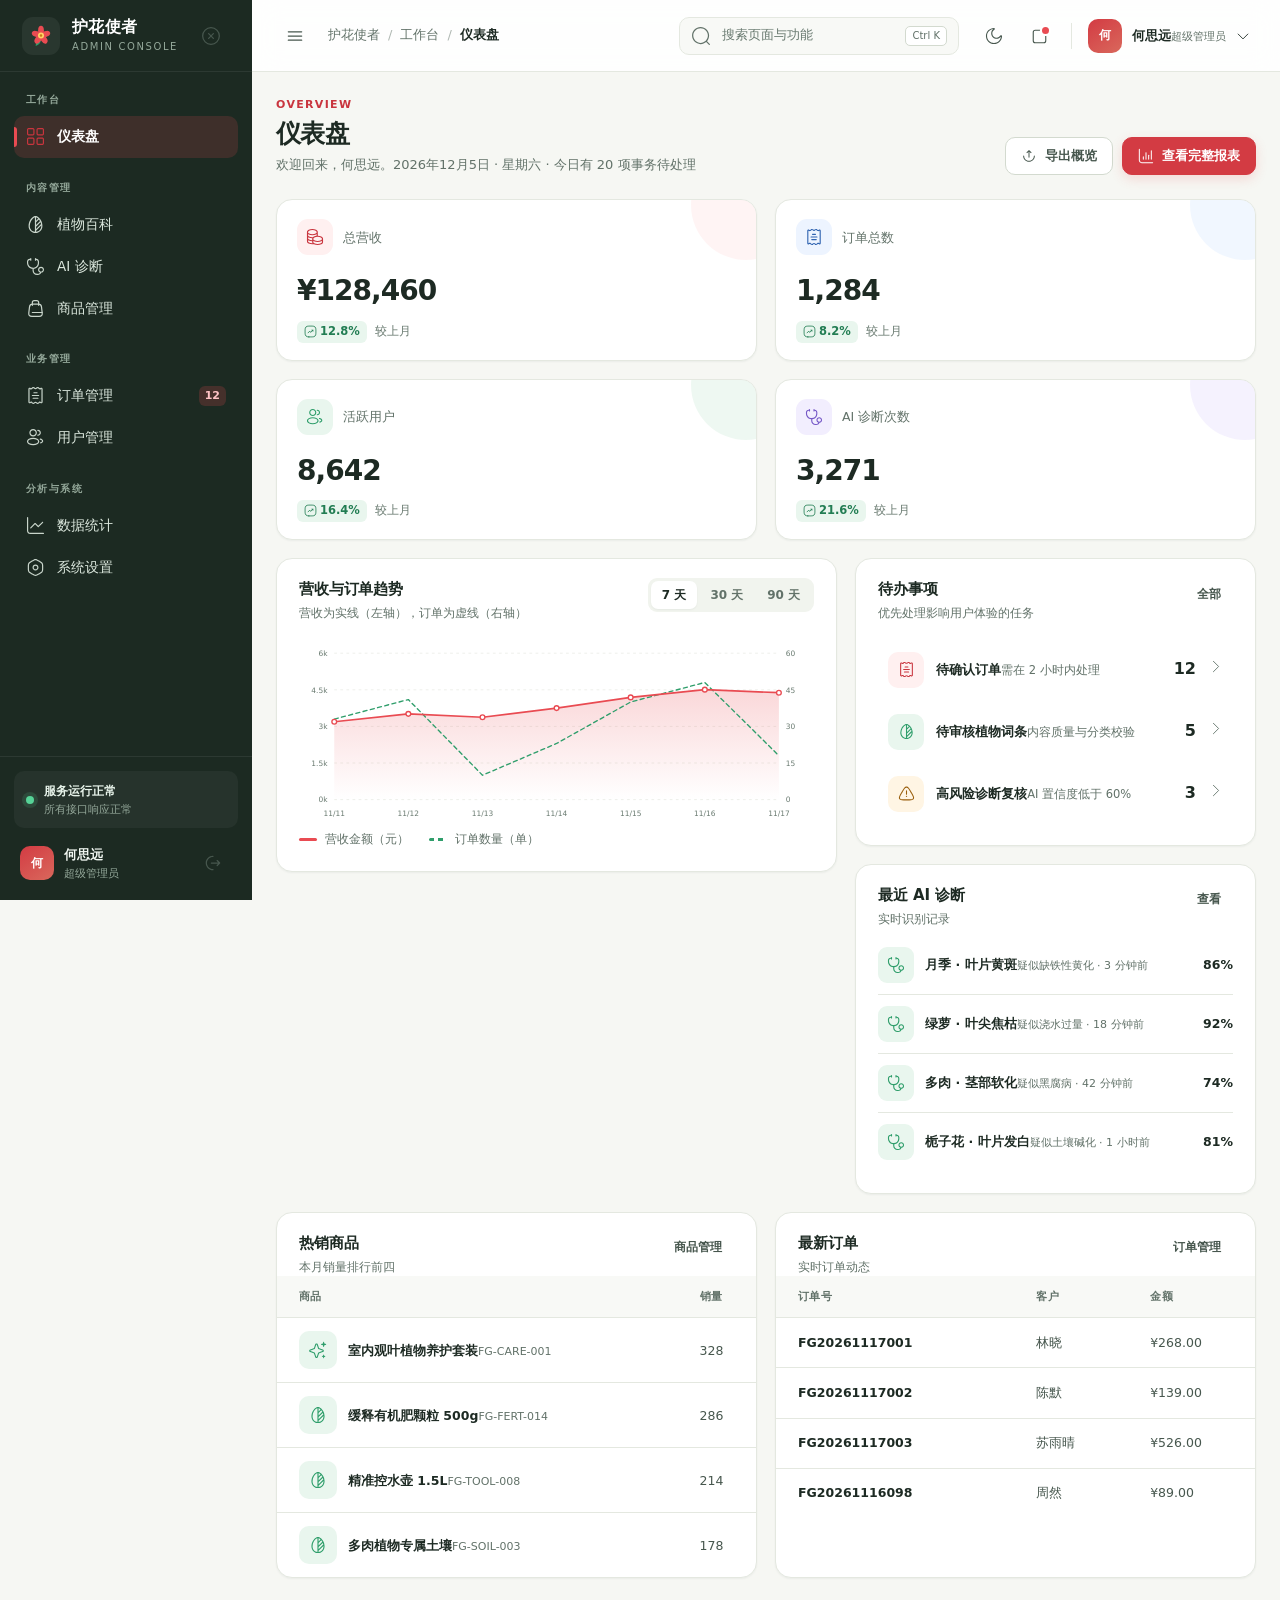
<file: flower-site-v2/index.html>
<!DOCTYPE html>
<html lang="zh-CN">
<head>
  <meta charset="UTF-8">
  <meta name="viewport" content="width=device-width, initial-scale=1">
  <meta name="description" content="护花使者管理后台 - 运营数据总览">
  <title>仪表盘 · 护花使者管理后台</title>
  <link rel="icon" href="assets/img/logo.svg" type="image/svg+xml">
  <link rel="stylesheet" href="assets/css/app.css">
</head>
<body data-page="dashboard">
  <div class="app-shell">
    <aside class="sidebar" id="sidebar" aria-label="侧边栏"></aside>
    <div class="app-main">
      <header class="topbar" id="topbar"></header>

      <main class="page-content">
        <div class="page-head">
          <div>
            <div class="page-eyebrow">Overview</div>
            <h1 class="page-title">仪表盘</h1>
            <p class="page-subtitle">欢迎回来，何思远。<span id="todayText"></span> · 今日有 20 项事务待处理</p>
          </div>
          <div class="page-actions">
            <button class="btn" type="button" data-action="toast" data-toast="运营概览已导出（演示）"><span data-icon="Export"></span>导出概览</button>
            <a class="btn btn-primary" href="stats.html"><span data-icon="ChartBar"></span>查看完整报表</a>
          </div>
        </div>

        <div class="grid kpi-grid" data-render="kpis"></div>

        <div class="grid main-grid mt-18">
          <section class="card">
            <div class="card-head">
              <div>
                <h2 class="card-title">营收与订单趋势</h2>
                <p class="card-sub">营收为实线（左轴），订单为虚线（右轴）</p>
              </div>
              <div class="chart-tabs" role="group" aria-label="时间范围">
                <button type="button" class="active" data-period="7">7 天</button>
                <button type="button" data-period="30">30 天</button>
                <button type="button" data-period="90">90 天</button>
              </div>
            </div>
            <div class="card-body">
              <div class="chart-area" id="trendChart"></div>
              <div class="chart-legend">
                <span class="legend-item"><span class="legend-dot"></span>营收金额（元）</span>
                <span class="legend-item"><span class="legend-dot dashed"></span>订单数量（单）</span>
              </div>
            </div>
          </section>

          <div class="stack">
            <section class="card">
              <div class="card-head">
                <div><h2 class="card-title">待办事项</h2><p class="card-sub">优先处理影响用户体验的任务</p></div>
                <a class="btn btn-sm btn-ghost" href="orders.html">全部</a>
              </div>
              <div class="card-body"><div class="todo-list" data-render="todos"></div></div>
            </section>

            <section class="card">
              <div class="card-head">
                <div><h2 class="card-title">最近 AI 诊断</h2><p class="card-sub">实时识别记录</p></div>
                <a class="btn btn-sm btn-ghost" href="diagnosis.html">查看</a>
              </div>
              <div class="card-body"><div class="mini-list" data-render="recentDiagnoses"></div></div>
            </section>
          </div>
        </div>

        <div class="grid two-col mt-18">
          <section class="card">
            <div class="card-head">
              <div><h2 class="card-title">热销商品</h2><p class="card-sub">本月销量排行前四</p></div>
              <a class="btn btn-sm btn-ghost" href="products.html">商品管理</a>
            </div>
            <div class="table-wrap">
              <table class="data-table">
                <thead><tr><th>商品</th><th>销量</th><th>销售额</th><th>环比</th></tr></thead>
                <tbody data-render="topProducts"></tbody>
              </table>
            </div>
          </section>

          <section class="card">
            <div class="card-head">
              <div><h2 class="card-title">最新订单</h2><p class="card-sub">实时订单动态</p></div>
              <a class="btn btn-sm btn-ghost" href="orders.html">订单管理</a>
            </div>
            <div class="table-wrap">
              <table class="data-table">
                <thead><tr><th>订单号</th><th>客户</th><th>金额</th><th>状态</th><th>时间</th></tr></thead>
                <tbody data-render="latestOrders"></tbody>
              </table>
            </div>
          </section>
        </div>
      </main>
    </div>
  </div>

  <script src="assets/js/icons.js"></script>
  <script src="assets/js/data.js"></script>
  <script src="assets/js/app.js"></script>
</body>
</html>
</file>
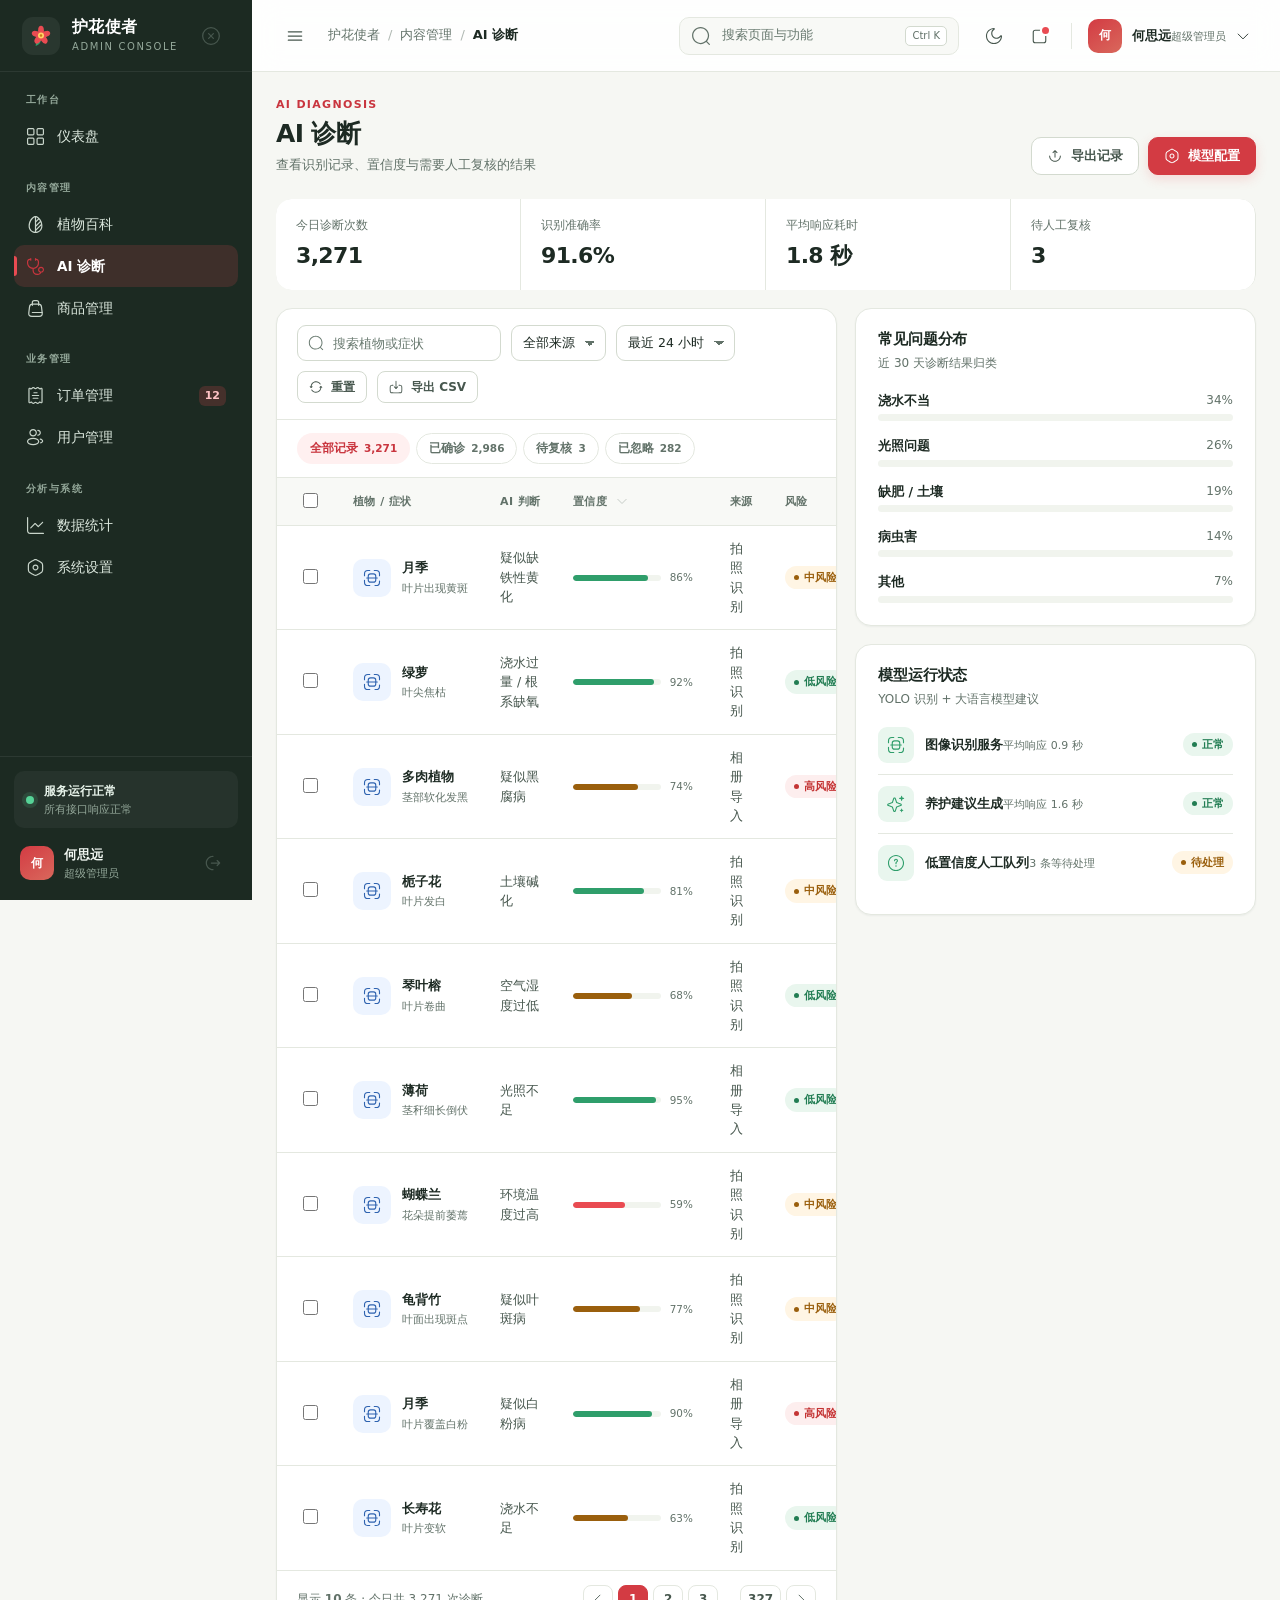
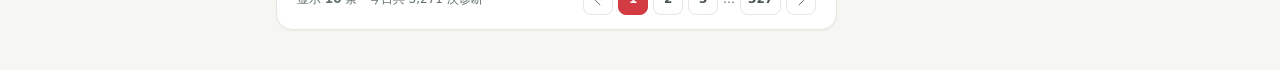
<file: flower-site-v2/diagnosis.html>
<!DOCTYPE html>
<html lang="zh-CN">
<head>
  <meta charset="UTF-8">
  <meta name="viewport" content="width=device-width, initial-scale=1">
  <meta name="description" content="护花使者管理后台 - AI 诊断记录">
  <title>AI 诊断 · 护花使者管理后台</title>
  <link rel="icon" href="assets/img/logo.svg" type="image/svg+xml">
  <link rel="stylesheet" href="assets/css/app.css">
</head>
<body data-page="diagnosis">
  <div class="app-shell">
    <aside class="sidebar" id="sidebar" aria-label="侧边栏"></aside>
    <div class="app-main">
      <header class="topbar" id="topbar"></header>

      <main class="page-content">
        <div class="page-head">
          <div>
            <div class="page-eyebrow">AI Diagnosis</div>
            <h1 class="page-title">AI 诊断</h1>
            <p class="page-subtitle">查看识别记录、置信度与需要人工复核的结果</p>
          </div>
          <div class="page-actions">
            <button class="btn" type="button" data-action="toast" data-toast="诊断记录已导出（演示）"><span data-icon="Export"></span>导出记录</button>
            <button class="btn btn-primary" type="button" data-action="toast" data-toast="已打开诊断模型配置（演示）"><span data-icon="Settings"></span>模型配置</button>
          </div>
        </div>

        <div class="stat-strip">
          <div class="stat-strip-item"><div class="stat-strip-label">今日诊断次数</div><div class="stat-strip-value">3,271</div></div>
          <div class="stat-strip-item"><div class="stat-strip-label">识别准确率</div><div class="stat-strip-value">91.6%</div></div>
          <div class="stat-strip-item"><div class="stat-strip-label">平均响应耗时</div><div class="stat-strip-value">1.8 秒</div></div>
          <div class="stat-strip-item"><div class="stat-strip-label">待人工复核</div><div class="stat-strip-value">3</div></div>
        </div>

        <div class="grid main-grid mt-18">
          <section class="card" id="diagnosisCard">
            <div class="toolbar">
              <div class="field has-icon"><span data-icon="Search"></span><input class="input" type="search" data-table-search placeholder="搜索植物或症状" aria-label="搜索诊断记录"></div>
              <select class="select" aria-label="识别来源"><option>全部来源</option><option>拍照识别</option><option>相册导入</option></select>
              <select class="select" aria-label="时间范围"><option>最近 24 小时</option><option>最近 7 天</option><option>最近 30 天</option></select>
              <span class="spacer"></span>
              <button class="btn btn-sm" type="button" data-action="reset-filter"><span data-icon="Refresh"></span>重置</button>
              <button class="btn btn-sm" type="button" data-action="export"><span data-icon="Download"></span>导出 CSV</button>
            </div>

            <div class="filter-chips">
              <button class="chip active" type="button" data-filter-val="all">全部记录 <span class="count">3,271</span></button>
              <button class="chip" type="button" data-filter-val="confirmed">已确诊 <span class="count">2,986</span></button>
              <button class="chip" type="button" data-filter-val="review">待复核 <span class="count">3</span></button>
              <button class="chip" type="button" data-filter-val="ignored">已忽略 <span class="count">282</span></button>
            </div>

            <div class="bulk-bar"><span>已选择 <b data-bulk-count>0</b> 项</span><span class="spacer"></span>
              <button class="btn btn-sm" type="button" data-action="toast" data-toast="已批量标记复核完成（演示）">标记已复核</button>
            </div>

            <div class="table-wrap">
              <table class="data-table">
                <thead><tr>
                  <th><input type="checkbox" data-select-all aria-label="全选诊断"></th>
                  <th>植物 / 症状</th>
                  <th>AI 判断</th>
                  <th class="sortable" data-sort="置信度">置信度 <span class="sort-ind"><span data-icon="ChevronDown"></span></span></th>
                  <th>来源</th>
                  <th>风险</th>
                  <th>状态</th>
                  <th>时间</th>
                  <th>操作</th>
                </tr></thead>
                <tbody data-render="diagnosisBody"></tbody>
              </table>
            </div>

            <div class="empty-state" data-empty hidden>
              <div class="empty-icon"><span data-icon="Stethoscope"></span></div>
              <b>没有找到诊断记录</b>
              <span>调整筛选条件后再试</span>
            </div>

            <div class="table-foot">
              <span>显示 <b data-visible-count>10</b> 条 · 今日共 3,271 次诊断</span>
              <div class="pagination">
                <button class="page-btn" type="button" aria-label="上一页"><span data-icon="ChevronLeft"></span></button>
                <button class="page-btn active" type="button" data-page-index="1">1</button>
                <button class="page-btn" type="button" data-page-index="2">2</button>
                <button class="page-btn" type="button" data-page-index="3">3</button>
                <span>…</span>
                <button class="page-btn" type="button" data-page-index="327">327</button>
                <button class="page-btn" type="button" aria-label="下一页"><span data-icon="ChevronRight"></span></button>
              </div>
            </div>
          </section>

          <div class="stack">
            <section class="card">
              <div class="card-head"><div><h2 class="card-title">常见问题分布</h2><p class="card-sub">近 30 天诊断结果归类</p></div></div>
              <div class="card-body"><div class="breakdown-list" data-render="diagnosisDistribution"></div></div>
            </section>

            <section class="card">
              <div class="card-head"><div><h2 class="card-title">模型运行状态</h2><p class="card-sub">YOLO 识别 + 大语言模型建议</p></div></div>
              <div class="card-body">
                <div class="mini-list">
                  <div class="mini-row"><span class="mini-thumb"><span data-icon="Scan"></span></span><span class="mini-main"><span class="mini-title">图像识别服务</span><span class="mini-sub">平均响应 0.9 秒</span></span><span class="badge success">正常</span></div>
                  <div class="mini-row"><span class="mini-thumb"><span data-icon="Sparkles"></span></span><span class="mini-main"><span class="mini-title">养护建议生成</span><span class="mini-sub">平均响应 1.6 秒</span></span><span class="badge success">正常</span></div>
                  <div class="mini-row"><span class="mini-thumb"><span data-icon="HelpCircle"></span></span><span class="mini-main"><span class="mini-title">低置信度人工队列</span><span class="mini-sub">3 条等待处理</span></span><span class="badge warning">待处理</span></div>
                </div>
              </div>
            </section>
          </div>
        </div>
      </main>
    </div>
  </div>

  <script src="assets/js/icons.js"></script>
  <script src="assets/js/data.js"></script>
  <script src="assets/js/app.js"></script>
</body>
</html>
</file>
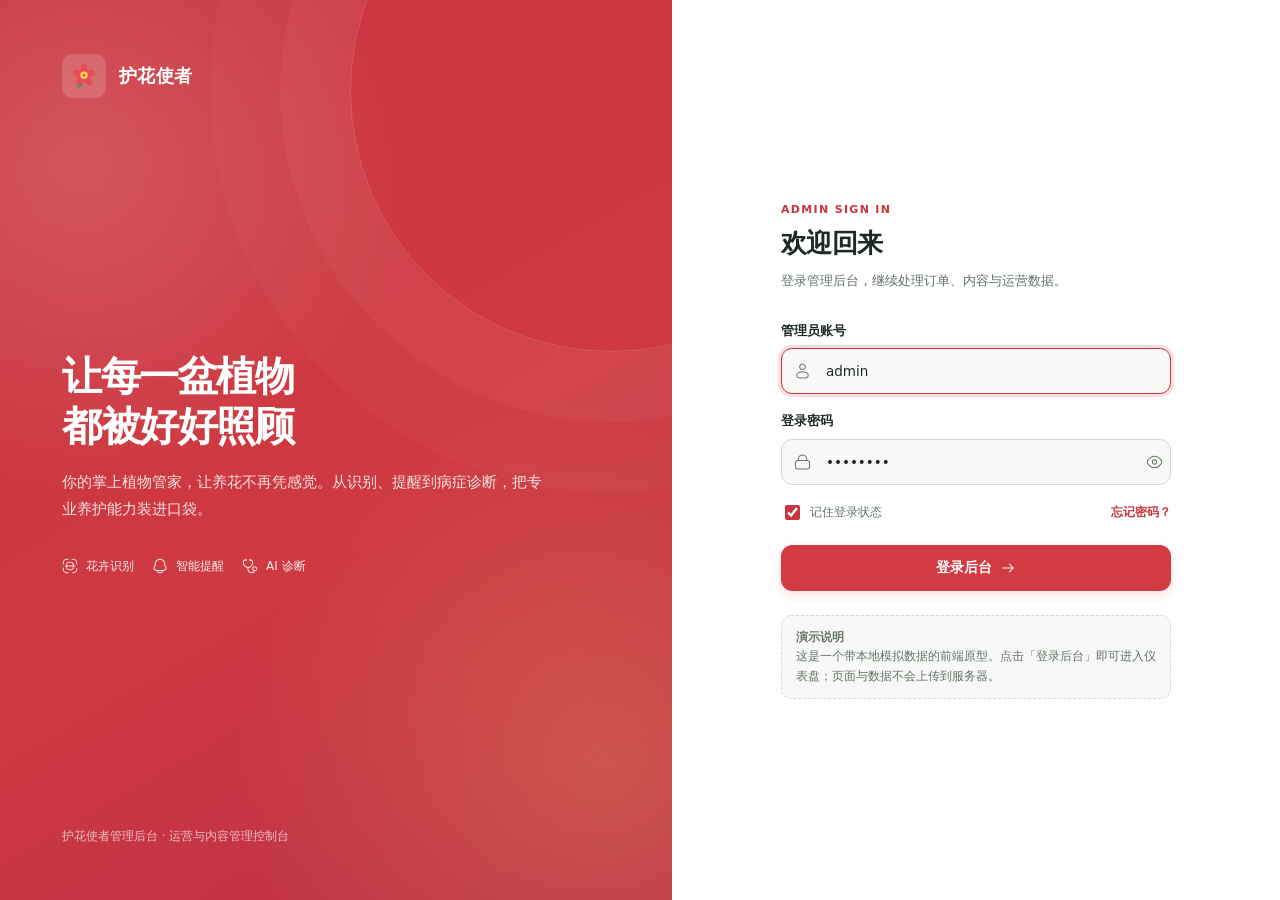
<file: flower-site-v2/login.html>
<!DOCTYPE html>
<html lang="zh-CN">
<head>
  <meta charset="UTF-8">
  <meta name="viewport" content="width=device-width, initial-scale=1">
  <meta name="description" content="护花使者管理后台 - 管理员登录">
  <title>登录 · 护花使者管理后台</title>
  <link rel="icon" href="assets/img/logo.svg" type="image/svg+xml">
  <link rel="stylesheet" href="assets/css/app.css">
</head>
<body data-page="login">
  <main class="login-page">
    <section class="login-left">
      <div class="login-brand"><span class="brand-mark"><img src="assets/img/logo.svg" alt="护花使者标识"></span><b>护花使者</b></div>
      <div class="login-hero">
        <h1>让每一盆植物<br>都被好好照顾</h1>
        <p>你的掌上植物管家，让养花不再凭感觉。从识别、提醒到病症诊断，把专业养护能力装进口袋。</p>
        <div class="login-features">
          <span class="login-feature"><span data-icon="Scan"></span>花卉识别</span>
          <span class="login-feature"><span data-icon="Bell"></span>智能提醒</span>
          <span class="login-feature"><span data-icon="Stethoscope"></span>AI 诊断</span>
        </div>
      </div>
      <div class="login-footer-note">护花使者管理后台 · 运营与内容管理控制台</div>
    </section>

    <section class="login-right">
      <div class="login-card">
        <div class="page-eyebrow">Admin Sign In</div>
        <h2>欢迎回来</h2>
        <p class="lead">登录管理后台，继续处理订单、内容与运营数据。</p>

        <div class="login-error" id="loginError" role="alert"></div>

        <form id="loginForm" novalidate>
          <div class="login-field">
            <label for="loginUser">管理员账号</label>
            <div class="login-input"><span data-icon="User"></span>
              <input id="loginUser" name="username" type="text" placeholder="请输入用户名或邮箱" autocomplete="username" value="admin">
            </div>
          </div>
          <div class="login-field">
            <label for="loginPass">登录密码</label>
            <div class="login-input"><span data-icon="Lock"></span>
              <input id="loginPass" name="password" type="password" placeholder="请输入密码" autocomplete="current-password" value="admin123">
              <button class="toggle-pw" type="button" aria-label="显示密码"><span data-icon="Eye"></span></button>
            </div>
          </div>
          <div class="login-options">
            <label><input type="checkbox" checked>记住登录状态</label>
            <a href="#" data-action="toast" data-toast="请联系超级管理员重置密码">忘记密码？</a>
          </div>
          <button class="btn btn-primary login-submit" type="submit">登录后台 <span data-icon="ArrowRight"></span></button>
        </form>

        <div class="login-hint">
          <b>演示说明</b><br>
          这是一个带本地模拟数据的前端原型。点击「登录后台」即可进入仪表盘；页面与数据不会上传到服务器。
        </div>
      </div>
    </section>
  </main>

  <script src="assets/js/icons.js"></script>
  <script src="assets/js/data.js"></script>
  <script src="assets/js/app.js"></script>
</body>
</html>
</file>
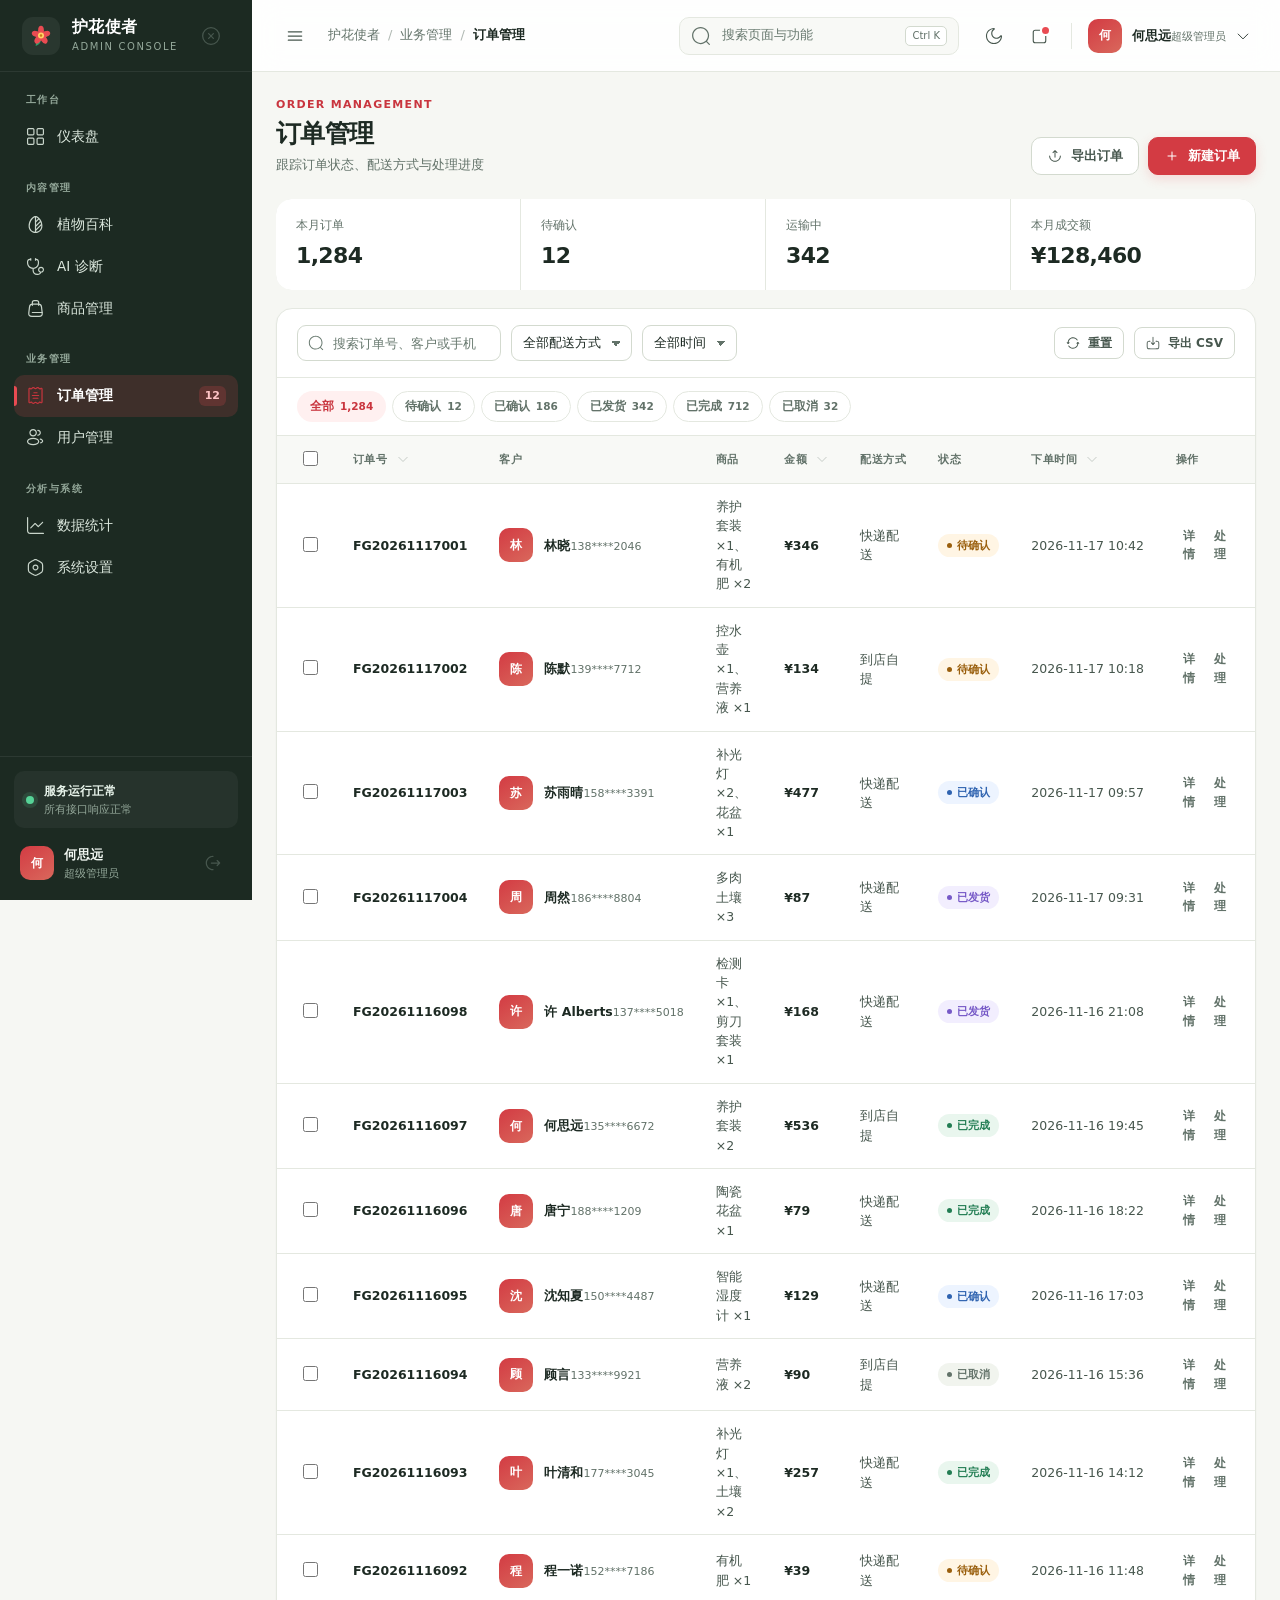
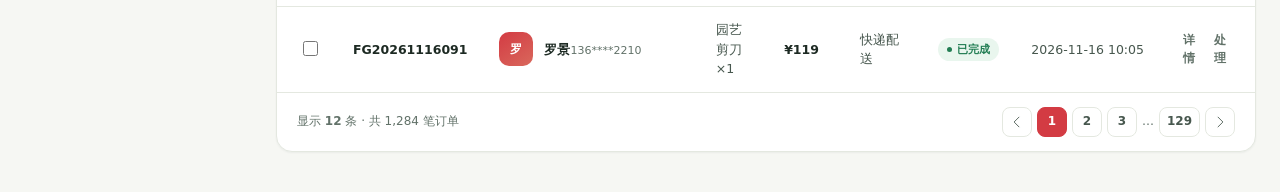
<file: flower-site-v2/orders.html>
<!DOCTYPE html>
<html lang="zh-CN">
<head>
  <meta charset="UTF-8">
  <meta name="viewport" content="width=device-width, initial-scale=1">
  <meta name="description" content="护花使者管理后台 - 订单管理">
  <title>订单管理 · 护花使者管理后台</title>
  <link rel="icon" href="assets/img/logo.svg" type="image/svg+xml">
  <link rel="stylesheet" href="assets/css/app.css">
</head>
<body data-page="orders">
  <div class="app-shell">
    <aside class="sidebar" id="sidebar" aria-label="侧边栏"></aside>
    <div class="app-main">
      <header class="topbar" id="topbar"></header>

      <main class="page-content">
        <div class="page-head">
          <div>
            <div class="page-eyebrow">Order Management</div>
            <h1 class="page-title">订单管理</h1>
            <p class="page-subtitle">跟踪订单状态、配送方式与处理进度</p>
          </div>
          <div class="page-actions">
            <button class="btn" type="button" data-action="toast" data-toast="订单列表已导出（演示）"><span data-icon="Export"></span>导出订单</button>
            <button class="btn btn-primary" type="button" data-action="toast" data-toast="已进入新建订单流程（演示）"><span data-icon="Add"></span>新建订单</button>
          </div>
        </div>

        <div class="stat-strip">
          <div class="stat-strip-item"><div class="stat-strip-label">本月订单</div><div class="stat-strip-value">1,284</div></div>
          <div class="stat-strip-item"><div class="stat-strip-label">待确认</div><div class="stat-strip-value">12</div></div>
          <div class="stat-strip-item"><div class="stat-strip-label">运输中</div><div class="stat-strip-value">342</div></div>
          <div class="stat-strip-item"><div class="stat-strip-label">本月成交额</div><div class="stat-strip-value">¥128,460</div></div>
        </div>

        <section class="card mt-18" id="ordersCard">
          <div class="toolbar">
            <div class="field has-icon"><span data-icon="Search"></span><input class="input" type="search" data-table-search placeholder="搜索订单号、客户或手机号" aria-label="搜索订单"></div>
            <select class="select" aria-label="配送方式"><option>全部配送方式</option><option>快递配送</option><option>到店自提</option></select>
            <select class="select" aria-label="下单时间"><option>全部时间</option><option>今天</option><option>近 7 天</option><option>近 30 天</option></select>
            <span class="spacer"></span>
            <button class="btn btn-sm" type="button" data-action="reset-filter"><span data-icon="Refresh"></span>重置</button>
            <button class="btn btn-sm" type="button" data-action="export"><span data-icon="Download"></span>导出 CSV</button>
          </div>

          <div class="filter-chips">
            <button class="chip active" type="button" data-filter-val="all">全部 <span class="count">1,284</span></button>
            <button class="chip" type="button" data-filter-val="pending">待确认 <span class="count">12</span></button>
            <button class="chip" type="button" data-filter-val="confirmed">已确认 <span class="count">186</span></button>
            <button class="chip" type="button" data-filter-val="shipped">已发货 <span class="count">342</span></button>
            <button class="chip" type="button" data-filter-val="completed">已完成 <span class="count">712</span></button>
            <button class="chip" type="button" data-filter-val="cancelled">已取消 <span class="count">32</span></button>
          </div>

          <div class="bulk-bar"><span>已选择 <b data-bulk-count>0</b> 项</span><span class="spacer"></span>
            <button class="btn btn-sm" type="button" data-action="toast" data-toast="已批量确认订单（演示）">批量确认</button>
            <button class="btn btn-sm" type="button" data-action="toast" data-toast="已生成发货单（演示）">批量发货</button>
          </div>

          <div class="table-wrap">
            <table class="data-table">
              <thead><tr>
                <th><input type="checkbox" data-select-all aria-label="全选订单"></th>
                <th class="sortable" data-sort="订单号">订单号 <span class="sort-ind"><span data-icon="ChevronDown"></span></span></th>
                <th>客户</th>
                <th>商品</th>
                <th class="sortable" data-sort="金额">金额 <span class="sort-ind"><span data-icon="ChevronDown"></span></span></th>
                <th>配送方式</th>
                <th>状态</th>
                <th class="sortable" data-sort="时间">下单时间 <span class="sort-ind"><span data-icon="ChevronDown"></span></span></th>
                <th>操作</th>
              </tr></thead>
              <tbody data-render="ordersBody"></tbody>
            </table>
          </div>

          <div class="empty-state" data-empty hidden>
            <div class="empty-icon"><span data-icon="Receipt"></span></div>
            <b>没有找到匹配的订单</b>
            <span>尝试切换订单状态或清除搜索词</span>
          </div>

          <div class="table-foot">
            <span>显示 <b data-visible-count>12</b> 条 · 共 1,284 笔订单</span>
            <div class="pagination">
              <button class="page-btn" type="button" aria-label="上一页"><span data-icon="ChevronLeft"></span></button>
              <button class="page-btn active" type="button" data-page-index="1">1</button>
              <button class="page-btn" type="button" data-page-index="2">2</button>
              <button class="page-btn" type="button" data-page-index="3">3</button>
              <span>…</span>
              <button class="page-btn" type="button" data-page-index="129">129</button>
              <button class="page-btn" type="button" aria-label="下一页"><span data-icon="ChevronRight"></span></button>
            </div>
          </div>
        </section>
      </main>
    </div>
  </div>

  <div class="overlay" id="orderModal" role="dialog" aria-modal="true" aria-labelledby="orderModalTitle">
    <div class="modal">
      <div class="modal-head"><span data-icon="Receipt"></span><h3 id="orderModalTitle">订单详情</h3>
        <button class="icon-btn" type="button" data-action="close-modal" aria-label="关闭"><span data-icon="CloseCircle"></span></button>
      </div>
      <div class="modal-body" id="orderDetailBody"></div>
      <div class="modal-foot">
        <button class="btn" type="button" data-action="close-modal">关闭</button>
        <button class="btn btn-primary" type="button" data-action="save-and-close"><span data-icon="Truck"></span>确认处理</button>
      </div>
    </div>
  </div>

  <script src="assets/js/icons.js"></script>
  <script src="assets/js/data.js"></script>
  <script src="assets/js/app.js"></script>
</body>
</html>
</file>
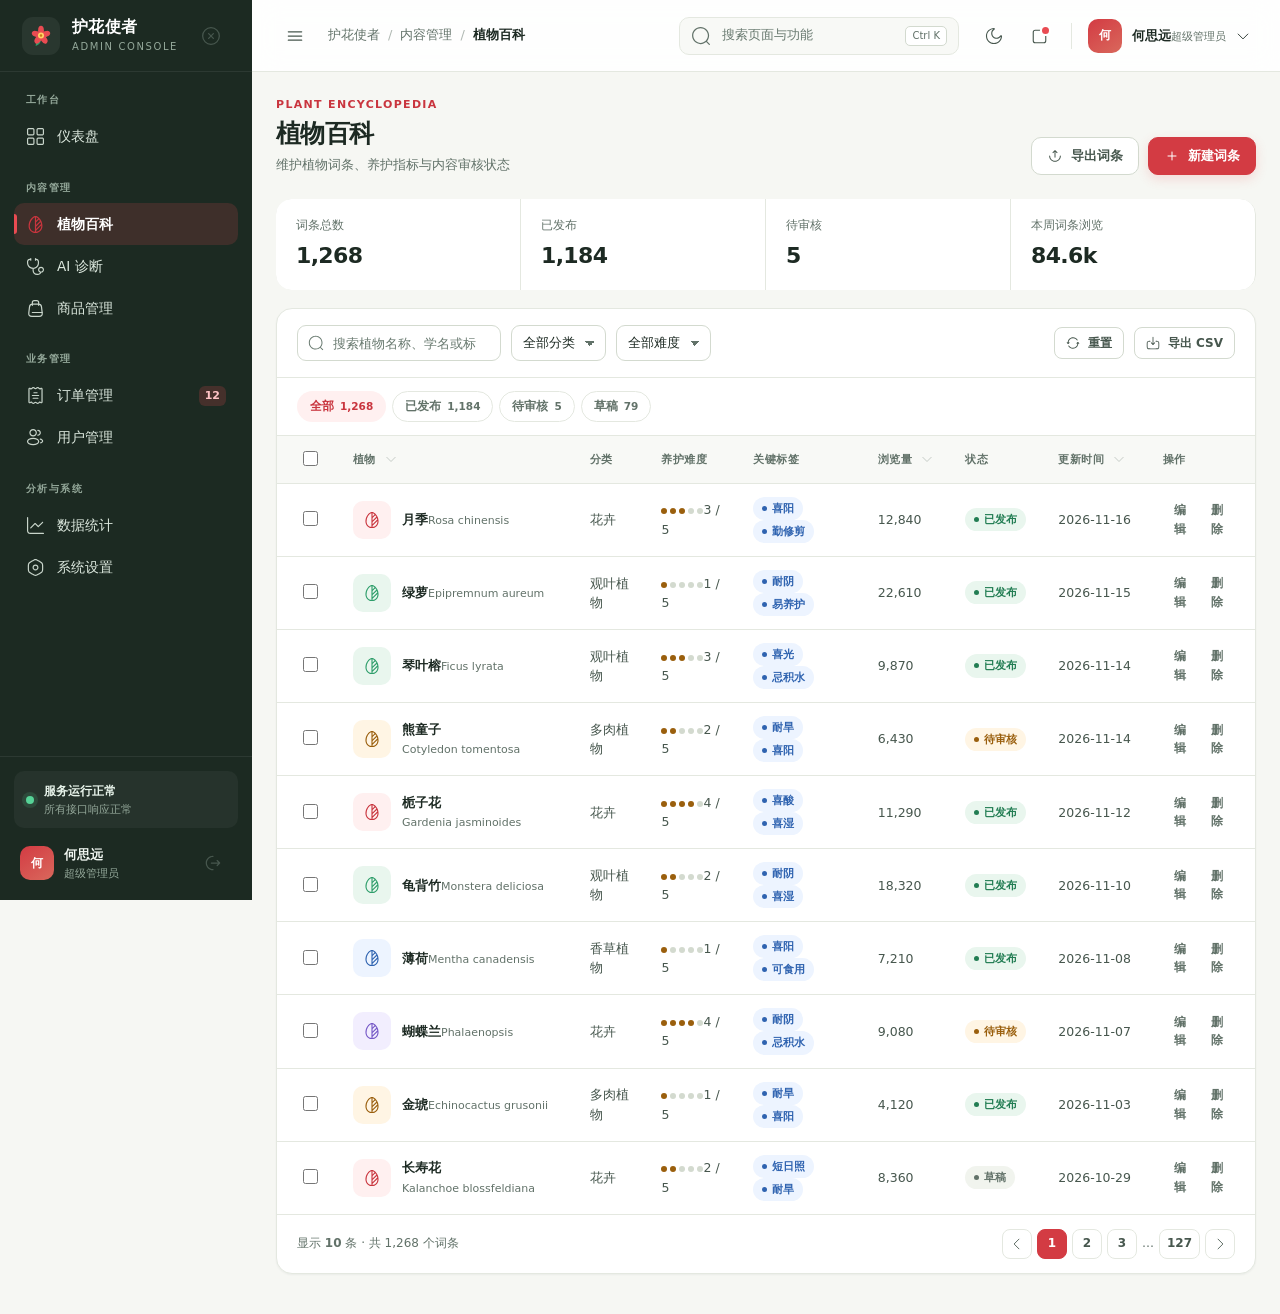
<file: flower-site-v2/plants.html>
<!DOCTYPE html>
<html lang="zh-CN">
<head>
  <meta charset="UTF-8">
  <meta name="viewport" content="width=device-width, initial-scale=1">
  <meta name="description" content="护花使者管理后台 - 植物百科">
  <title>植物百科 · 护花使者管理后台</title>
  <link rel="icon" href="assets/img/logo.svg" type="image/svg+xml">
  <link rel="stylesheet" href="assets/css/app.css">
</head>
<body data-page="plants">
  <div class="app-shell">
    <aside class="sidebar" id="sidebar" aria-label="侧边栏"></aside>
    <div class="app-main">
      <header class="topbar" id="topbar"></header>

      <main class="page-content">
        <div class="page-head">
          <div>
            <div class="page-eyebrow">Plant Encyclopedia</div>
            <h1 class="page-title">植物百科</h1>
            <p class="page-subtitle">维护植物词条、养护指标与内容审核状态</p>
          </div>
          <div class="page-actions">
            <button class="btn" type="button" data-action="toast" data-toast="植物词条已导出（演示）"><span data-icon="Export"></span>导出词条</button>
            <button class="btn btn-primary" type="button" data-action="modal" data-modal="plantModal"><span data-icon="Add"></span>新建词条</button>
          </div>
        </div>

        <div class="stat-strip">
          <div class="stat-strip-item"><div class="stat-strip-label">词条总数</div><div class="stat-strip-value">1,268</div></div>
          <div class="stat-strip-item"><div class="stat-strip-label">已发布</div><div class="stat-strip-value">1,184</div></div>
          <div class="stat-strip-item"><div class="stat-strip-label">待审核</div><div class="stat-strip-value">5</div></div>
          <div class="stat-strip-item"><div class="stat-strip-label">本周词条浏览</div><div class="stat-strip-value">84.6k</div></div>
        </div>

        <section class="card mt-18" id="plantsCard">
          <div class="toolbar">
            <div class="field has-icon"><span data-icon="Search"></span><input class="input" type="search" data-table-search placeholder="搜索植物名称、学名或标签" aria-label="搜索植物"></div>
            <select class="select" aria-label="植物分类"><option>全部分类</option><option>花卉</option><option>观叶植物</option><option>多肉植物</option><option>香草植物</option></select>
            <select class="select" aria-label="养护难度"><option>全部难度</option><option>入门</option><option>进阶</option><option>专业</option></select>
            <span class="spacer"></span>
            <button class="btn btn-sm" type="button" data-action="reset-filter"><span data-icon="Refresh"></span>重置</button>
            <button class="btn btn-sm" type="button" data-action="export"><span data-icon="Download"></span>导出 CSV</button>
          </div>

          <div class="filter-chips">
            <button class="chip active" type="button" data-filter-val="all">全部 <span class="count">1,268</span></button>
            <button class="chip" type="button" data-filter-val="published">已发布 <span class="count">1,184</span></button>
            <button class="chip" type="button" data-filter-val="review">待审核 <span class="count">5</span></button>
            <button class="chip" type="button" data-filter-val="draft">草稿 <span class="count">79</span></button>
          </div>

          <div class="bulk-bar"><span>已选择 <b data-bulk-count>0</b> 项</span><span class="spacer"></span>
            <button class="btn btn-sm" type="button" data-action="toast" data-toast="已批量发布选中词条（演示）">批量发布</button>
            <button class="btn btn-sm btn-danger" type="button" data-action="toast" data-toast="已批量删除（演示）">批量删除</button>
          </div>

          <div class="table-wrap">
            <table class="data-table">
              <thead><tr>
                <th><input type="checkbox" data-select-all aria-label="全选植物"></th>
                <th class="sortable" data-sort="植物">植物 <span class="sort-ind"><span data-icon="ChevronDown"></span></span></th>
                <th>分类</th>
                <th>养护难度</th>
                <th>关键标签</th>
                <th class="sortable" data-sort="浏览">浏览量 <span class="sort-ind"><span data-icon="ChevronDown"></span></span></th>
                <th>状态</th>
                <th class="sortable" data-sort="更新">更新时间 <span class="sort-ind"><span data-icon="ChevronDown"></span></span></th>
                <th>操作</th>
              </tr></thead>
              <tbody data-render="plantsBody"></tbody>
            </table>
          </div>

          <div class="empty-state" data-empty hidden>
            <div class="empty-icon"><span data-icon="Leaf"></span></div>
            <b>没有找到匹配的词条</b>
            <span>换个关键词，或新建一个植物词条</span>
          </div>

          <div class="table-foot">
            <span>显示 <b data-visible-count>10</b> 条 · 共 1,268 个词条</span>
            <div class="pagination">
              <button class="page-btn" type="button" aria-label="上一页"><span data-icon="ChevronLeft"></span></button>
              <button class="page-btn active" type="button" data-page-index="1">1</button>
              <button class="page-btn" type="button" data-page-index="2">2</button>
              <button class="page-btn" type="button" data-page-index="3">3</button>
              <span>…</span>
              <button class="page-btn" type="button" data-page-index="127">127</button>
              <button class="page-btn" type="button" aria-label="下一页"><span data-icon="ChevronRight"></span></button>
            </div>
          </div>
        </section>
      </main>
    </div>
  </div>

  <div class="overlay" id="plantModal" role="dialog" aria-modal="true" aria-labelledby="plantModalTitle">
    <div class="modal">
      <div class="modal-head"><span data-icon="Leaf"></span><h3 id="plantModalTitle">新建植物词条</h3>
        <button class="icon-btn" type="button" data-action="close-modal" aria-label="关闭"><span data-icon="CloseCircle"></span></button>
      </div>
      <div class="modal-body">
        <div class="form-grid">
          <div class="form-group"><label class="form-label" for="plantName">植物名称</label><input class="form-control" id="plantName" placeholder="例如：月季"></div>
          <div class="form-group"><label class="form-label" for="plantSci">学名</label><input class="form-control" id="plantSci" placeholder="Rosa chinensis"></div>
          <div class="form-group"><label class="form-label" for="plantCat">分类</label><select class="form-control" id="plantCat"><option>花卉</option><option>观叶植物</option><option>多肉植物</option><option>香草植物</option></select></div>
          <div class="form-group"><label class="form-label" for="plantLevel">养护难度</label><select class="form-control" id="plantLevel"><option>1 · 入门</option><option>2 · 简单</option><option>3 · 适中</option><option>4 · 进阶</option><option>5 · 专业</option></select></div>
          <div class="form-group full"><label class="form-label" for="plantTags">关键标签</label><input class="form-control" id="plantTags" placeholder="喜阳、耐旱、勤修剪（用逗号分隔）"><span class="form-hint">标签会展示在用户端的养护卡片上</span></div>
          <div class="form-group full"><label class="form-label" for="plantDesc">词条简介</label><textarea class="form-control" id="plantDesc" placeholder="用简洁直白的语言描述养护要点…"></textarea></div>
        </div>
      </div>
      <div class="modal-foot">
        <button class="btn" type="button" data-action="close-modal">取消</button>
        <button class="btn btn-primary" type="button" data-action="save-and-close"><span data-icon="Check"></span>保存词条</button>
      </div>
    </div>
  </div>

  <script src="assets/js/icons.js"></script>
  <script src="assets/js/data.js"></script>
  <script src="assets/js/app.js"></script>
</body>
</html>
</file>
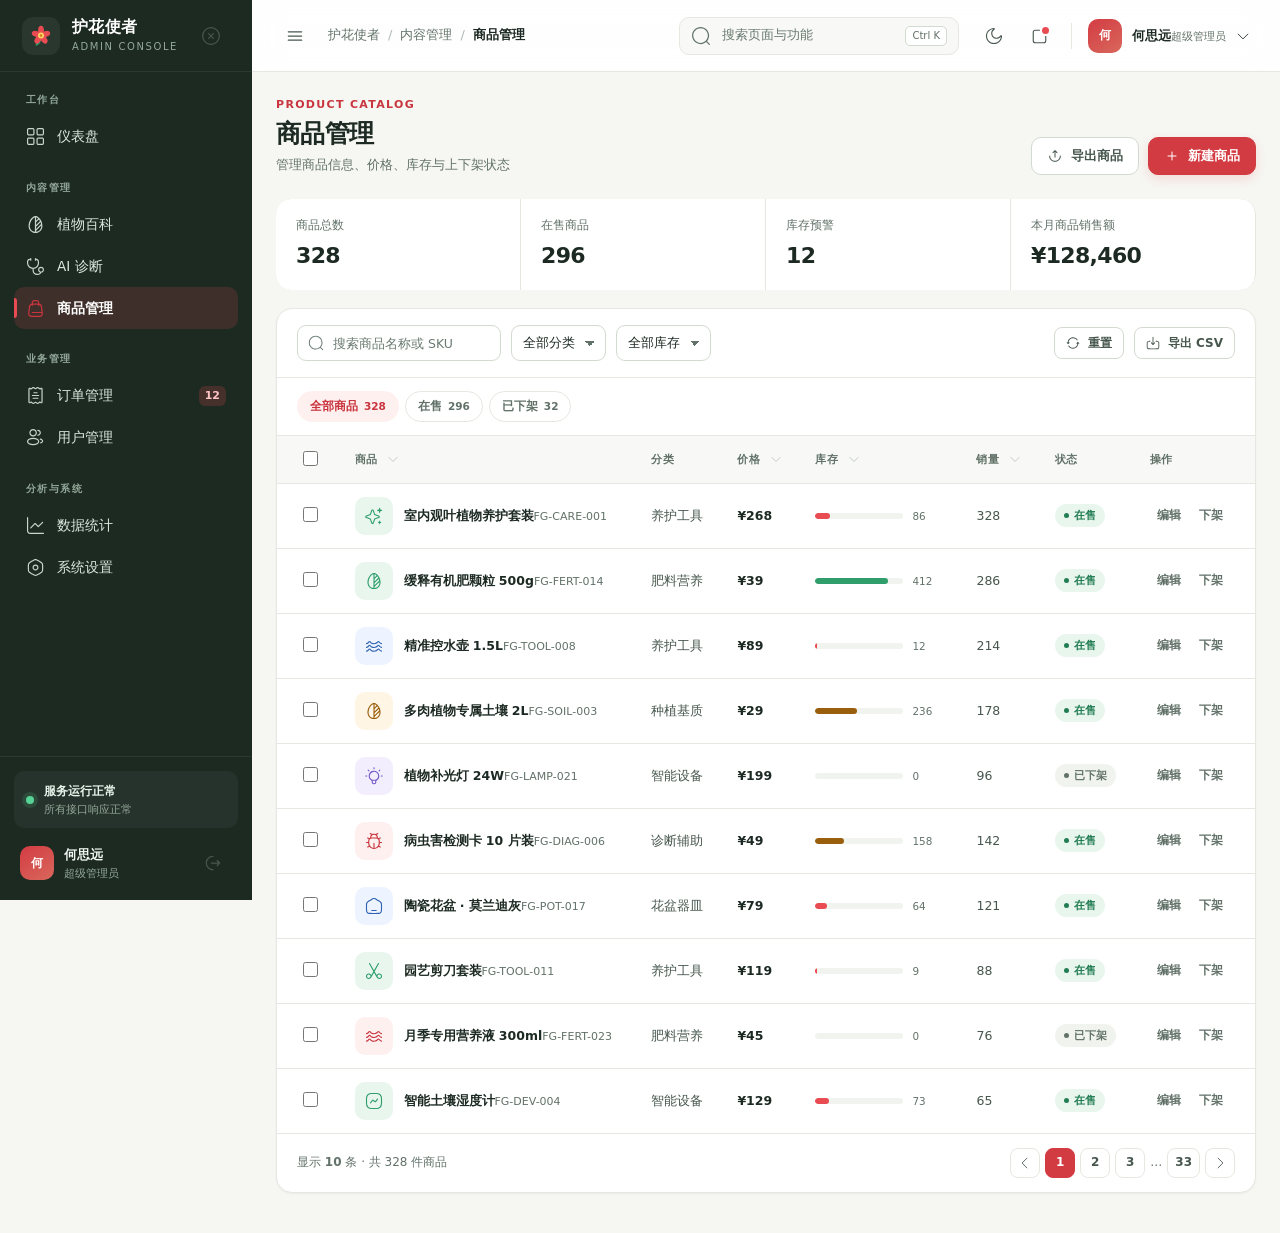
<file: flower-site-v2/products.html>
<!DOCTYPE html>
<html lang="zh-CN">
<head>
  <meta charset="UTF-8">
  <meta name="viewport" content="width=device-width, initial-scale=1">
  <meta name="description" content="护花使者管理后台 - 商品管理">
  <title>商品管理 · 护花使者管理后台</title>
  <link rel="icon" href="assets/img/logo.svg" type="image/svg+xml">
  <link rel="stylesheet" href="assets/css/app.css">
</head>
<body data-page="products">
  <div class="app-shell">
    <aside class="sidebar" id="sidebar" aria-label="侧边栏"></aside>
    <div class="app-main">
      <header class="topbar" id="topbar"></header>

      <main class="page-content">
        <div class="page-head">
          <div>
            <div class="page-eyebrow">Product Catalog</div>
            <h1 class="page-title">商品管理</h1>
            <p class="page-subtitle">管理商品信息、价格、库存与上下架状态</p>
          </div>
          <div class="page-actions">
            <button class="btn" type="button" data-action="toast" data-toast="商品清单已导出（演示）"><span data-icon="Export"></span>导出商品</button>
            <button class="btn btn-primary" type="button" data-action="toast" data-toast="新建商品表单已打开（演示）"><span data-icon="Add"></span>新建商品</button>
          </div>
        </div>

        <div class="stat-strip">
          <div class="stat-strip-item"><div class="stat-strip-label">商品总数</div><div class="stat-strip-value">328</div></div>
          <div class="stat-strip-item"><div class="stat-strip-label">在售商品</div><div class="stat-strip-value">296</div></div>
          <div class="stat-strip-item"><div class="stat-strip-label">库存预警</div><div class="stat-strip-value">12</div></div>
          <div class="stat-strip-item"><div class="stat-strip-label">本月商品销售额</div><div class="stat-strip-value">¥128,460</div></div>
        </div>

        <section class="card mt-18" id="productsCard">
          <div class="toolbar">
            <div class="field has-icon"><span data-icon="Search"></span><input class="input" type="search" data-table-search placeholder="搜索商品名称或 SKU" aria-label="搜索商品"></div>
            <select class="select" aria-label="商品分类"><option>全部分类</option><option>养护工具</option><option>肥料营养</option><option>智能设备</option><option>花盆器皿</option></select>
            <select class="select" aria-label="库存状态"><option>全部库存</option><option>库存充足</option><option>库存偏低</option><option>已售罄</option></select>
            <span class="spacer"></span>
            <button class="btn btn-sm" type="button" data-action="reset-filter"><span data-icon="Refresh"></span>重置</button>
            <button class="btn btn-sm" type="button" data-action="export"><span data-icon="Download"></span>导出 CSV</button>
          </div>

          <div class="filter-chips">
            <button class="chip active" type="button" data-filter-val="all">全部商品 <span class="count">328</span></button>
            <button class="chip" type="button" data-filter-val="on">在售 <span class="count">296</span></button>
            <button class="chip" type="button" data-filter-val="off">已下架 <span class="count">32</span></button>
          </div>

          <div class="bulk-bar"><span>已选择 <b data-bulk-count>0</b> 项</span><span class="spacer"></span>
            <button class="btn btn-sm" type="button" data-action="toast" data-toast="已批量上架（演示）">批量上架</button>
            <button class="btn btn-sm" type="button" data-action="toast" data-toast="已批量下架（演示）">批量下架</button>
          </div>

          <div class="table-wrap">
            <table class="data-table">
              <thead><tr>
                <th><input type="checkbox" data-select-all aria-label="全选商品"></th>
                <th class="sortable" data-sort="商品">商品 <span class="sort-ind"><span data-icon="ChevronDown"></span></span></th>
                <th>分类</th>
                <th class="sortable" data-sort="价格">价格 <span class="sort-ind"><span data-icon="ChevronDown"></span></span></th>
                <th class="sortable" data-sort="库存">库存 <span class="sort-ind"><span data-icon="ChevronDown"></span></span></th>
                <th class="sortable" data-sort="销量">销量 <span class="sort-ind"><span data-icon="ChevronDown"></span></span></th>
                <th>状态</th>
                <th>操作</th>
              </tr></thead>
              <tbody data-render="productsBody"></tbody>
            </table>
          </div>

          <div class="empty-state" data-empty hidden>
            <div class="empty-icon"><span data-icon="ShoppingBag"></span></div>
            <b>没有找到匹配的商品</b>
            <span>调整搜索词或筛选条件后再试</span>
          </div>

          <div class="table-foot">
            <span>显示 <b data-visible-count>10</b> 条 · 共 328 件商品</span>
            <div class="pagination">
              <button class="page-btn" type="button" aria-label="上一页"><span data-icon="ChevronLeft"></span></button>
              <button class="page-btn active" type="button" data-page-index="1">1</button>
              <button class="page-btn" type="button" data-page-index="2">2</button>
              <button class="page-btn" type="button" data-page-index="3">3</button>
              <span>…</span>
              <button class="page-btn" type="button" data-page-index="33">33</button>
              <button class="page-btn" type="button" aria-label="下一页"><span data-icon="ChevronRight"></span></button>
            </div>
          </div>
        </section>
      </main>
    </div>
  </div>

  <script src="assets/js/icons.js"></script>
  <script src="assets/js/data.js"></script>
  <script src="assets/js/app.js"></script>
</body>
</html>
</file>
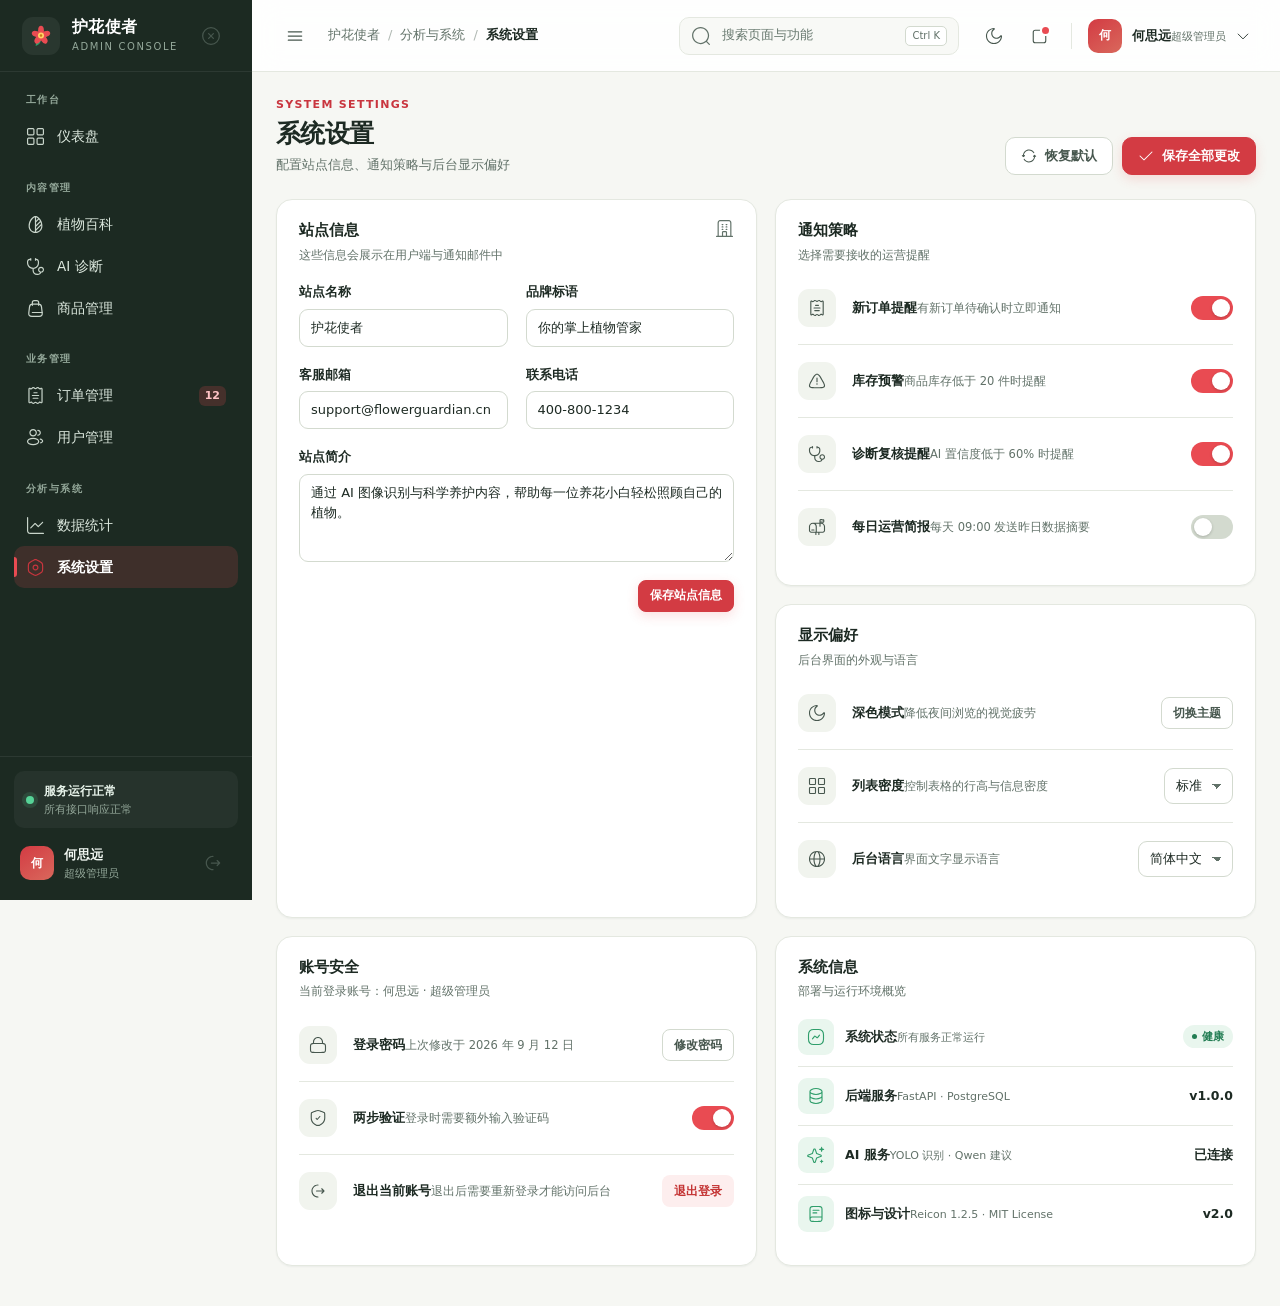
<file: flower-site-v2/settings.html>
<!DOCTYPE html>
<html lang="zh-CN">
<head>
  <meta charset="UTF-8">
  <meta name="viewport" content="width=device-width, initial-scale=1">
  <meta name="description" content="护花使者管理后台 - 系统设置">
  <title>系统设置 · 护花使者管理后台</title>
  <link rel="icon" href="assets/img/logo.svg" type="image/svg+xml">
  <link rel="stylesheet" href="assets/css/app.css">
</head>
<body data-page="settings">
  <div class="app-shell">
    <aside class="sidebar" id="sidebar" aria-label="侧边栏"></aside>
    <div class="app-main">
      <header class="topbar" id="topbar"></header>

      <main class="page-content">
        <div class="page-head">
          <div>
            <div class="page-eyebrow">System Settings</div>
            <h1 class="page-title">系统设置</h1>
            <p class="page-subtitle">配置站点信息、通知策略与后台显示偏好</p>
          </div>
          <div class="page-actions">
            <button class="btn" type="button" data-action="toast" data-toast="设置已恢复为默认值（演示）"><span data-icon="Refresh"></span>恢复默认</button>
            <button class="btn btn-primary" type="button" data-action="save-settings"><span data-icon="Check"></span>保存全部更改</button>
          </div>
        </div>

        <div class="grid two-col">
          <section class="card">
            <div class="card-head"><div><h2 class="card-title">站点信息</h2><p class="card-sub">这些信息会展示在用户端与通知邮件中</p></div>
              <span data-icon="Building" class="card-icon"></span></div>
            <div class="card-body">
              <div class="form-grid">
                <div class="form-group"><label class="form-label" for="siteName">站点名称</label><input class="form-control" id="siteName" value="护花使者"></div>
                <div class="form-group"><label class="form-label" for="siteSlogan">品牌标语</label><input class="form-control" id="siteSlogan" value="你的掌上植物管家"></div>
                <div class="form-group"><label class="form-label" for="supportEmail">客服邮箱</label><input class="form-control" id="supportEmail" type="email" value="support@flowerguardian.cn"></div>
                <div class="form-group"><label class="form-label" for="supportPhone">联系电话</label><input class="form-control" id="supportPhone" value="400-800-1234"></div>
                <div class="form-group full"><label class="form-label" for="siteDesc">站点简介</label><textarea class="form-control" id="siteDesc">通过 AI 图像识别与科学养护内容，帮助每一位养花小白轻松照顾自己的植物。</textarea></div>
              </div>
              <div style="display:flex;justify-content:flex-end;margin-top:18px"><button class="btn btn-primary btn-sm" type="button" data-action="save-settings">保存站点信息</button></div>
            </div>
          </section>

          <div class="stack">
            <section class="card">
              <div class="card-head"><div><h2 class="card-title">通知策略</h2><p class="card-sub">选择需要接收的运营提醒</p></div></div>
              <div class="card-body" style="padding-top:8px">
                <div class="setting-row"><span class="setting-icon"><span data-icon="Receipt"></span></span><span class="setting-text"><span class="setting-title">新订单提醒</span><span class="setting-desc">有新订单待确认时立即通知</span></span><label class="switch"><input type="checkbox" checked aria-label="新订单提醒"><span></span></label></div>
                <div class="setting-row"><span class="setting-icon"><span data-icon="AlertTriangle"></span></span><span class="setting-text"><span class="setting-title">库存预警</span><span class="setting-desc">商品库存低于 20 件时提醒</span></span><label class="switch"><input type="checkbox" checked aria-label="库存预警"><span></span></label></div>
                <div class="setting-row"><span class="setting-icon"><span data-icon="Stethoscope"></span></span><span class="setting-text"><span class="setting-title">诊断复核提醒</span><span class="setting-desc">AI 置信度低于 60% 时提醒</span></span><label class="switch"><input type="checkbox" checked aria-label="诊断复核提醒"><span></span></label></div>
                <div class="setting-row"><span class="setting-icon"><span data-icon="Mailbox"></span></span><span class="setting-text"><span class="setting-title">每日运营简报</span><span class="setting-desc">每天 09:00 发送昨日数据摘要</span></span><label class="switch"><input type="checkbox" aria-label="每日运营简报"><span></span></label></div>
              </div>
            </section>

            <section class="card">
              <div class="card-head"><div><h2 class="card-title">显示偏好</h2><p class="card-sub">后台界面的外观与语言</p></div></div>
              <div class="card-body" style="padding-top:8px">
                <div class="setting-row"><span class="setting-icon"><span data-icon="Moon"></span></span><span class="setting-text"><span class="setting-title">深色模式</span><span class="setting-desc">降低夜间浏览的视觉疲劳</span></span><button class="btn btn-sm" type="button" data-action="theme">切换主题</button></div>
                <div class="setting-row"><span class="setting-icon"><span data-icon="Grid"></span></span><span class="setting-text"><span class="setting-title">列表密度</span><span class="setting-desc">控制表格的行高与信息密度</span></span><select class="select" aria-label="列表密度"><option>标准</option><option>紧凑</option><option>宽松</option></select></div>
                <div class="setting-row"><span class="setting-icon"><span data-icon="Globe"></span></span><span class="setting-text"><span class="setting-title">后台语言</span><span class="setting-desc">界面文字显示语言</span></span><select class="select" aria-label="后台语言"><option>简体中文</option><option>English</option></select></div>
              </div>
            </section>
          </div>
        </div>

        <div class="grid two-col mt-18">
          <section class="card">
            <div class="card-head"><div><h2 class="card-title">账号安全</h2><p class="card-sub">当前登录账号：何思远 · 超级管理员</p></div></div>
            <div class="card-body" style="padding-top:8px">
              <div class="setting-row"><span class="setting-icon"><span data-icon="Lock"></span></span><span class="setting-text"><span class="setting-title">登录密码</span><span class="setting-desc">上次修改于 2026 年 9 月 12 日</span></span><button class="btn btn-sm" type="button" data-action="toast" data-toast="密码修改链接已发送（演示）">修改密码</button></div>
              <div class="setting-row"><span class="setting-icon"><span data-icon="ShieldCheck"></span></span><span class="setting-text"><span class="setting-title">两步验证</span><span class="setting-desc">登录时需要额外输入验证码</span></span><label class="switch"><input type="checkbox" checked aria-label="两步验证"><span></span></label></div>
              <div class="setting-row"><span class="setting-icon"><span data-icon="Logout"></span></span><span class="setting-text"><span class="setting-title">退出当前账号</span><span class="setting-desc">退出后需要重新登录才能访问后台</span></span><button class="btn btn-sm btn-danger" type="button" data-action="logout">退出登录</button></div>
            </div>
          </section>

          <section class="card">
            <div class="card-head"><div><h2 class="card-title">系统信息</h2><p class="card-sub">部署与运行环境概览</p></div></div>
            <div class="card-body">
              <div class="mini-list">
                <div class="mini-row"><span class="mini-thumb"><span data-icon="Activity"></span></span><span class="mini-main"><span class="mini-title">系统状态</span><span class="mini-sub">所有服务正常运行</span></span><span class="badge success">健康</span></div>
                <div class="mini-row"><span class="mini-thumb"><span data-icon="Database"></span></span><span class="mini-main"><span class="mini-title">后端服务</span><span class="mini-sub">FastAPI · PostgreSQL</span></span><span class="mini-value">v1.0.0</span></div>
                <div class="mini-row"><span class="mini-thumb"><span data-icon="Sparkles"></span></span><span class="mini-main"><span class="mini-title">AI 服务</span><span class="mini-sub">YOLO 识别 · Qwen 建议</span></span><span class="mini-value">已连接</span></div>
                <div class="mini-row"><span class="mini-thumb"><span data-icon="Book"></span></span><span class="mini-main"><span class="mini-title">图标与设计</span><span class="mini-sub">Reicon 1.2.5 · MIT License</span></span><span class="mini-value">v2.0</span></div>
              </div>
            </div>
          </section>
        </div>
      </main>
    </div>
  </div>

  <script src="assets/js/icons.js"></script>
  <script src="assets/js/data.js"></script>
  <script src="assets/js/app.js"></script>
</body>
</html>
</file>
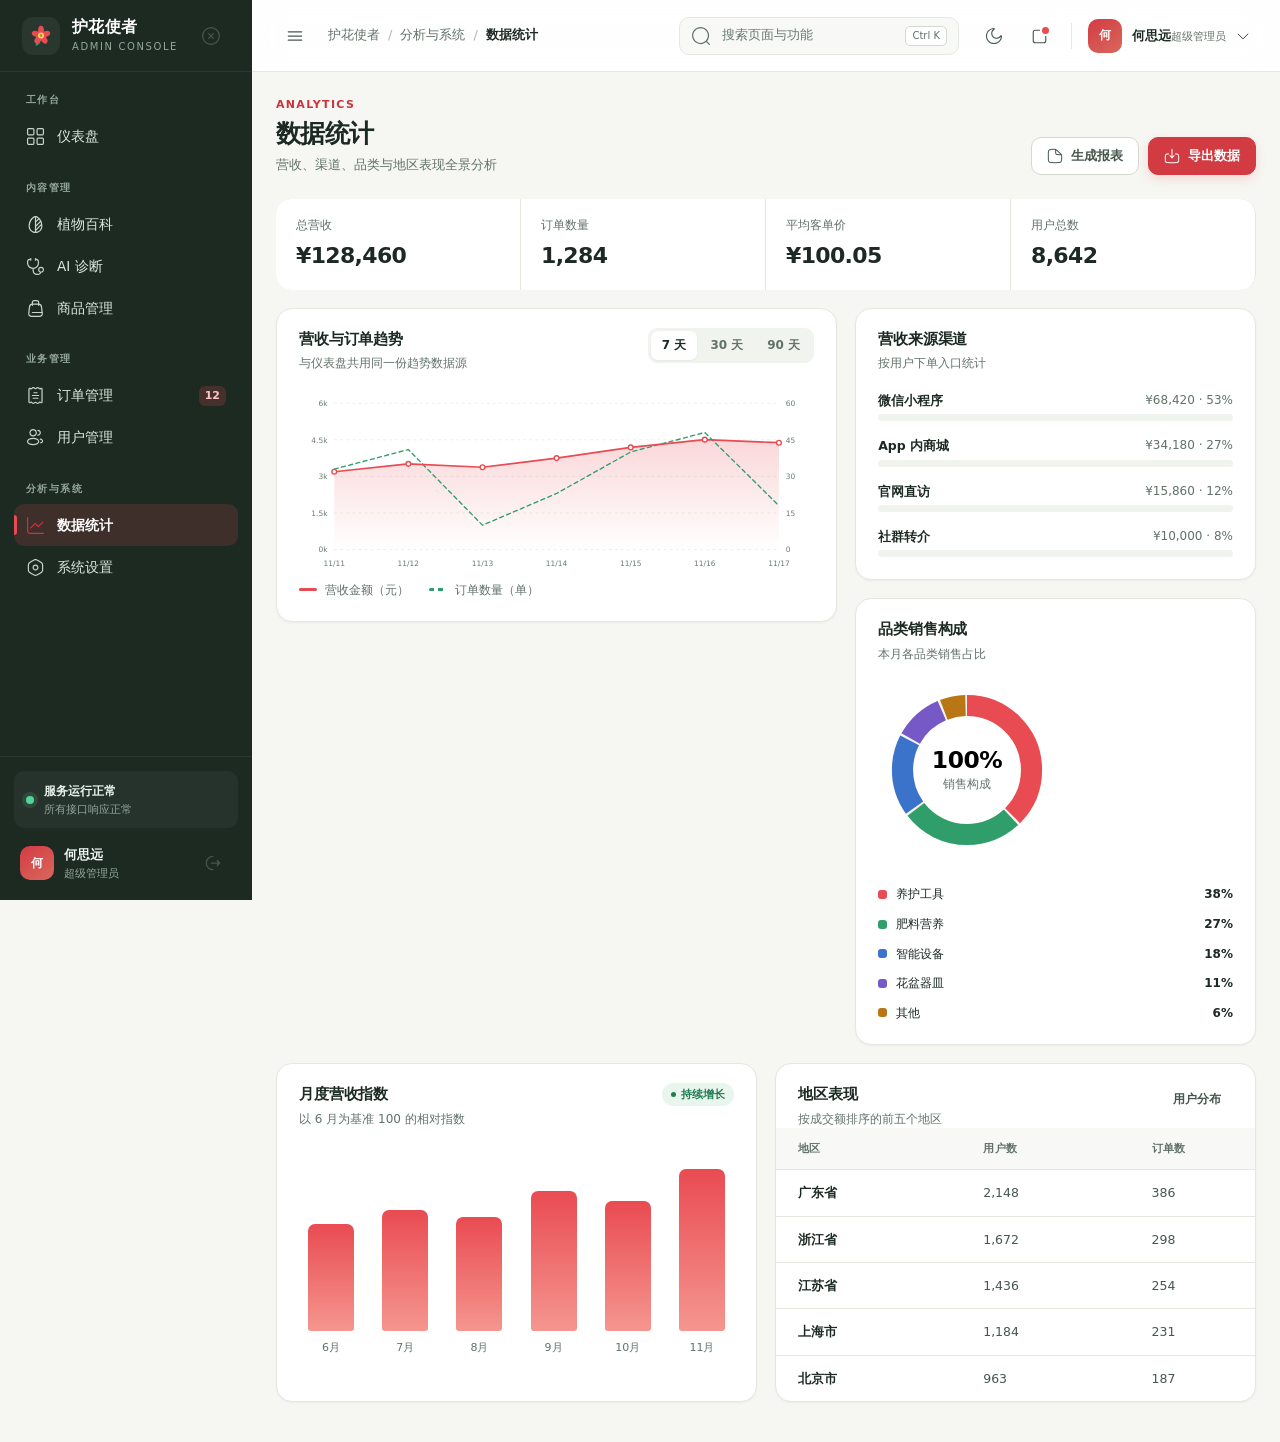
<file: flower-site-v2/stats.html>
<!DOCTYPE html>
<html lang="zh-CN">
<head>
  <meta charset="UTF-8">
  <meta name="viewport" content="width=device-width, initial-scale=1">
  <meta name="description" content="护花使者管理后台 - 数据统计">
  <title>数据统计 · 护花使者管理后台</title>
  <link rel="icon" href="assets/img/logo.svg" type="image/svg+xml">
  <link rel="stylesheet" href="assets/css/app.css">
</head>
<body data-page="stats">
  <div class="app-shell">
    <aside class="sidebar" id="sidebar" aria-label="侧边栏"></aside>
    <div class="app-main">
      <header class="topbar" id="topbar"></header>

      <main class="page-content">
        <div class="page-head">
          <div>
            <div class="page-eyebrow">Analytics</div>
            <h1 class="page-title">数据统计</h1>
            <p class="page-subtitle">营收、渠道、品类与地区表现全景分析</p>
          </div>
          <div class="page-actions">
            <button class="btn" type="button" data-action="toast" data-toast="报表已生成（演示）"><span data-icon="File"></span>生成报表</button>
            <button class="btn btn-primary" type="button" data-action="toast" data-toast="统计报表已导出（演示）"><span data-icon="Download"></span>导出数据</button>
          </div>
        </div>

        <div class="stat-strip">
          <div class="stat-strip-item"><div class="stat-strip-label">总营收</div><div class="stat-strip-value">¥128,460</div></div>
          <div class="stat-strip-item"><div class="stat-strip-label">订单数量</div><div class="stat-strip-value">1,284</div></div>
          <div class="stat-strip-item"><div class="stat-strip-label">平均客单价</div><div class="stat-strip-value">¥100.05</div></div>
          <div class="stat-strip-item"><div class="stat-strip-label">用户总数</div><div class="stat-strip-value">8,642</div></div>
        </div>

        <div class="grid main-grid mt-18">
          <section class="card">
            <div class="card-head">
              <div><h2 class="card-title">营收与订单趋势</h2><p class="card-sub">与仪表盘共用同一份趋势数据源</p></div>
              <div class="chart-tabs" role="group" aria-label="时间范围">
                <button type="button" class="active" data-period="7">7 天</button>
                <button type="button" data-period="30">30 天</button>
                <button type="button" data-period="90">90 天</button>
              </div>
            </div>
            <div class="card-body">
              <div class="chart-area" id="trendChart"></div>
              <div class="chart-legend">
                <span class="legend-item"><span class="legend-dot"></span>营收金额（元）</span>
                <span class="legend-item"><span class="legend-dot dashed"></span>订单数量（单）</span>
              </div>
            </div>
          </section>

          <div class="stack">
            <section class="card">
              <div class="card-head"><div><h2 class="card-title">营收来源渠道</h2><p class="card-sub">按用户下单入口统计</p></div></div>
              <div class="card-body"><div class="breakdown-list" data-render="channels"></div></div>
            </section>

            <section class="card">
              <div class="card-head"><div><h2 class="card-title">品类销售构成</h2><p class="card-sub">本月各品类销售占比</p></div></div>
              <div class="card-body" data-render="categoryDonut"></div>
            </section>
          </div>
        </div>

        <div class="grid two-col mt-18">
          <section class="card">
            <div class="card-head"><div><h2 class="card-title">月度营收指数</h2><p class="card-sub">以 6 月为基准 100 的相对指数</p></div>
              <span class="badge success">持续增长</span></div>
            <div class="card-body"><div class="bar-chart" data-render="monthlyBars"></div></div>
          </section>

          <section class="card">
            <div class="card-head"><div><h2 class="card-title">地区表现</h2><p class="card-sub">按成交额排序的前五个地区</p></div>
              <a class="btn btn-sm btn-ghost" href="users.html">用户分布</a></div>
            <div class="table-wrap">
              <table class="data-table">
                <thead><tr><th>地区</th><th>用户数</th><th>订单数</th><th>成交额</th></tr></thead>
                <tbody data-render="regionsBody"></tbody>
              </table>
            </div>
          </section>
        </div>
      </main>
    </div>
  </div>

  <script src="assets/js/icons.js"></script>
  <script src="assets/js/data.js"></script>
  <script src="assets/js/app.js"></script>
</body>
</html>
</file>
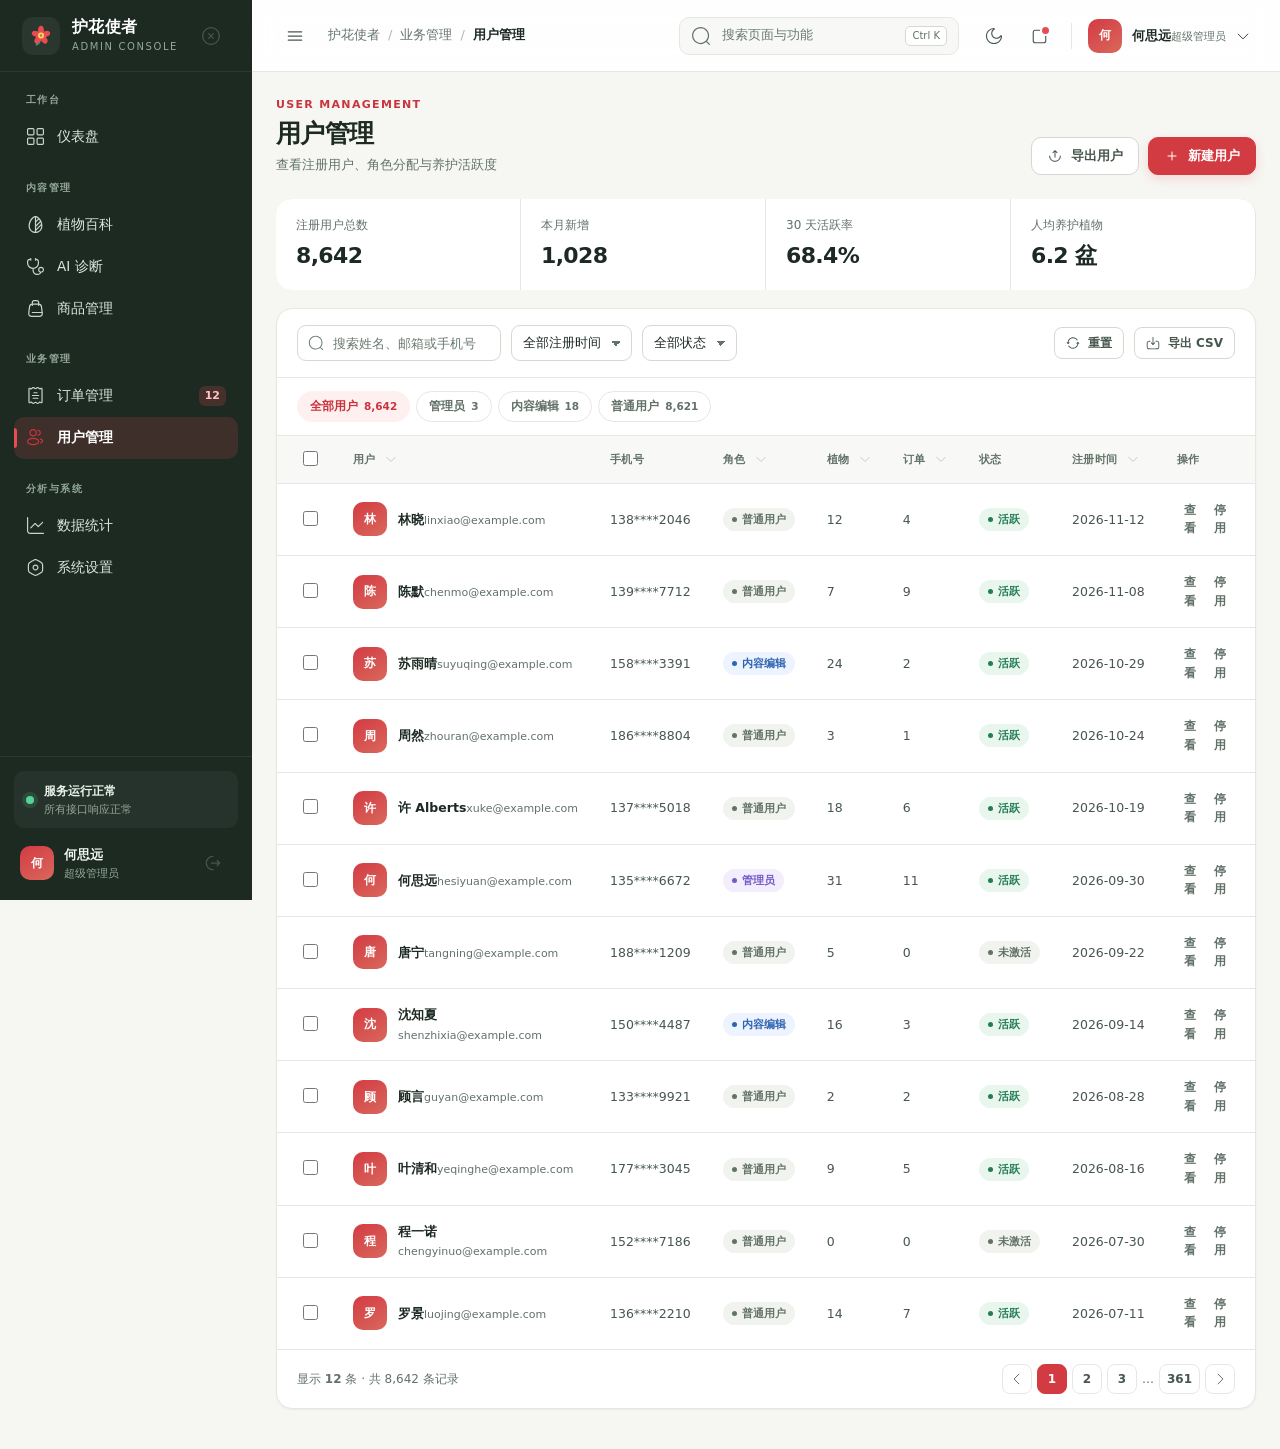
<file: flower-site-v2/users.html>
<!DOCTYPE html>
<html lang="zh-CN">
<head>
  <meta charset="UTF-8">
  <meta name="viewport" content="width=device-width, initial-scale=1">
  <meta name="description" content="护花使者管理后台 - 用户管理">
  <title>用户管理 · 护花使者管理后台</title>
  <link rel="icon" href="assets/img/logo.svg" type="image/svg+xml">
  <link rel="stylesheet" href="assets/css/app.css">
</head>
<body data-page="users">
  <div class="app-shell">
    <aside class="sidebar" id="sidebar" aria-label="侧边栏"></aside>
    <div class="app-main">
      <header class="topbar" id="topbar"></header>

      <main class="page-content">
        <div class="page-head">
          <div>
            <div class="page-eyebrow">User Management</div>
            <h1 class="page-title">用户管理</h1>
            <p class="page-subtitle">查看注册用户、角色分配与养护活跃度</p>
          </div>
          <div class="page-actions">
            <button class="btn" type="button" data-action="toast" data-toast="用户数据已导出（演示）"><span data-icon="Export"></span>导出用户</button>
            <button class="btn btn-primary" type="button" data-action="toast" data-toast="新建用户表单已打开（演示）"><span data-icon="Add"></span>新建用户</button>
          </div>
        </div>

        <div class="stat-strip">
          <div class="stat-strip-item"><div class="stat-strip-label">注册用户总数</div><div class="stat-strip-value">8,642</div></div>
          <div class="stat-strip-item"><div class="stat-strip-label">本月新增</div><div class="stat-strip-value">1,028</div></div>
          <div class="stat-strip-item"><div class="stat-strip-label">30 天活跃率</div><div class="stat-strip-value">68.4%</div></div>
          <div class="stat-strip-item"><div class="stat-strip-label">人均养护植物</div><div class="stat-strip-value">6.2 盆</div></div>
        </div>

        <section class="card mt-18" id="usersCard">
          <div class="toolbar">
            <div class="field has-icon"><span data-icon="Search"></span><input class="input" type="search" data-table-search placeholder="搜索姓名、邮箱或手机号" aria-label="搜索用户"></div>
            <select class="select" aria-label="注册时间"><option>全部注册时间</option><option>最近 7 天</option><option>最近 30 天</option><option>最近 90 天</option></select>
            <select class="select" aria-label="用户状态"><option>全部状态</option><option>活跃</option><option>未激活</option></select>
            <span class="spacer"></span>
            <button class="btn btn-sm" type="button" data-action="reset-filter"><span data-icon="Refresh"></span>重置</button>
            <button class="btn btn-sm" type="button" data-action="export"><span data-icon="Download"></span>导出 CSV</button>
          </div>

          <div class="filter-chips">
            <button class="chip active" type="button" data-filter-val="all">全部用户 <span class="count">8,642</span></button>
            <button class="chip" type="button" data-filter-val="管理员">管理员 <span class="count">3</span></button>
            <button class="chip" type="button" data-filter-val="内容编辑">内容编辑 <span class="count">18</span></button>
            <button class="chip" type="button" data-filter-val="普通用户">普通用户 <span class="count">8,621</span></button>
          </div>

          <div class="bulk-bar"><span>已选择 <b data-bulk-count>0</b> 项</span><span class="spacer"></span>
            <button class="btn btn-sm" type="button" data-action="toast" data-toast="已批量调整角色（演示）">调整角色</button>
            <button class="btn btn-sm btn-danger" type="button" data-action="toast" data-toast="已批量停用（演示）">批量停用</button>
          </div>

          <div class="table-wrap">
            <table class="data-table">
              <thead><tr>
                <th><input type="checkbox" data-select-all aria-label="全选用户"></th>
                <th class="sortable" data-sort="用户">用户 <span class="sort-ind"><span data-icon="ChevronDown"></span></span></th>
                <th>手机号</th>
                <th class="sortable" data-sort="角色">角色 <span class="sort-ind"><span data-icon="ChevronDown"></span></span></th>
                <th class="sortable" data-sort="植物">植物 <span class="sort-ind"><span data-icon="ChevronDown"></span></span></th>
                <th class="sortable" data-sort="订单">订单 <span class="sort-ind"><span data-icon="ChevronDown"></span></span></th>
                <th>状态</th>
                <th class="sortable" data-sort="注册">注册时间 <span class="sort-ind"><span data-icon="ChevronDown"></span></span></th>
                <th>操作</th>
              </tr></thead>
              <tbody data-render="usersBody"></tbody>
            </table>
          </div>

          <div class="empty-state" data-empty hidden>
            <div class="empty-icon"><span data-icon="Search"></span></div>
            <b>没有找到匹配的用户</b>
            <span>尝试更换关键词或清除筛选条件</span>
          </div>

          <div class="table-foot">
            <span>显示 <b data-visible-count>12</b> 条 · 共 8,642 条记录</span>
            <div class="pagination">
              <button class="page-btn" type="button" aria-label="上一页"><span data-icon="ChevronLeft"></span></button>
              <button class="page-btn active" type="button" data-page-index="1">1</button>
              <button class="page-btn" type="button" data-page-index="2">2</button>
              <button class="page-btn" type="button" data-page-index="3">3</button>
              <span>…</span>
              <button class="page-btn" type="button" data-page-index="361">361</button>
              <button class="page-btn" type="button" aria-label="下一页"><span data-icon="ChevronRight"></span></button>
            </div>
          </div>
        </section>
      </main>
    </div>
  </div>

  <script src="assets/js/icons.js"></script>
  <script src="assets/js/data.js"></script>
  <script src="assets/js/app.js"></script>
</body>
</html>
</file>
<file: flower-site-v2/assets/css/app.css>
/* ==========================================================================
   护花使者 · 管理后台  /  Flower Guardian Admin
   Design tokens & component styles
   ========================================================================== */

:root {
  color-scheme: light;

  --bg: #f6f7f3;
  --bg-soft: #eef1ea;
  --surface: #ffffff;
  --surface-2: #f8f9f6;
  --surface-3: #f1f4ee;
  --border: #e4e8e0;
  --border-strong: #d3dacf;

  --ink: #1d2a23;
  --ink-2: #47574e;
  --muted: #627269;
  --faint: #697a70;

  --brand: #e94b52;
  --brand-dark: #d5373f;
  --brand-strong: #d33b43;
  --brand-strong-hover: #c9353e;
  --brand-text: #c9353e;
  --brand-soft: #fff0f0;
  --brand-ring: rgba(233, 75, 82, 0.18);

  --green: #2f9e6b;
  --green-dark: #227d53;
  --green-soft: #e9f6ee;
  --amber: #9a5f0d;
  --amber-soft: #fff5e4;
  --blue: #2f63b0;
  --blue-soft: #edf4ff;
  --violet: #7659c7;
  --violet-soft: #f2eefe;

  --danger: #c43434;
  --danger-soft: #fdeeee;
  --sidebar-bg: #1c2a22;
  --sidebar-ink: #dce8de;
  --sidebar-muted: #94a89a;
  --sidebar-hover: rgba(255, 255, 255, 0.07);
  --sidebar-active: rgba(233, 75, 82, 0.16);

  --shadow-sm: 0 1px 2px rgba(23, 45, 32, 0.05);
  --shadow-md: 0 8px 28px rgba(23, 45, 32, 0.07);
  --shadow-lg: 0 24px 60px rgba(17, 35, 25, 0.18);

  --r-sm: 8px;
  --r-md: 12px;
  --r-lg: 16px;
  --r-xl: 22px;
  --sidebar-w: 252px;
  --topbar-h: 72px;

  --font: Inter, "Noto Sans SC", "PingFang SC", "Hiragino Sans GB", "Microsoft YaHei", system-ui, -apple-system, sans-serif;
}

[data-theme="dark"] {
  color-scheme: dark;

  --bg: #101714;
  --bg-soft: #151e19;
  --surface: #19221d;
  --surface-2: #1e2923;
  --surface-3: #24312a;
  --border: #2b3a31;
  --border-strong: #3a4d41;

  --ink: #e8f0e9;
  --ink-2: #bdccc1;
  --muted: #8ea196;
  --faint: #849a8d;

  --brand: #f0656b;
  --brand-dark: #e45057;
  --brand-strong: #d33b43;
  --brand-strong-hover: #c9353e;
  --brand-text: #ff8a8f;
  --brand-soft: #382124;
  --brand-ring: rgba(240, 101, 107, 0.22);

  --green: #5cc793;
  --green-dark: #43ae7b;
  --green-soft: #1b3328;
  --amber: #e5ab55;
  --amber-soft: #372c1a;
  --blue: #7eabf0;
  --blue-soft: #1e2c43;
  --violet: #ab93ee;
  --violet-soft: #2b2440;

  --danger: #ef7c7c;
  --danger-soft: #3b2326;
  --sidebar-bg: #131c17;
  --sidebar-ink: #d7e5da;
  --sidebar-muted: #83998a;
  --sidebar-hover: rgba(255, 255, 255, 0.06);
  --sidebar-active: rgba(240, 101, 107, 0.18);

  --shadow-sm: 0 1px 2px rgba(0, 0, 0, 0.24);
  --shadow-md: 0 10px 32px rgba(0, 0, 0, 0.28);
  --shadow-lg: 0 24px 60px rgba(0, 0, 0, 0.45);
}

* { box-sizing: border-box; }

html { -webkit-text-size-adjust: 100%; }

body {
  margin: 0;
  background: var(--bg);
  color: var(--ink);
  font-family: var(--font);
  font-size: 14px;
  line-height: 1.55;
  -webkit-font-smoothing: antialiased;
  transition: background-color 0.25s ease, color 0.25s ease;
}

body.no-scroll { overflow: hidden; }

button, input, select, textarea { font: inherit; color: inherit; }
button { cursor: pointer; }
a { color: inherit; text-decoration: none; }
h1, h2, h3, h4, p { margin: 0; }
ul { margin: 0; padding: 0; list-style: none; }
table { border-collapse: collapse; width: 100%; }

:focus-visible {
  outline: 2px solid var(--brand);
  outline-offset: 2px;
  border-radius: 4px;
}

.reicon { display: block; flex: none; }
.reicon svg { display: block; }
[data-icon] { display: inline-flex; align-items: center; justify-content: center; flex: none; }
[data-icon] svg { width: 100%; height: 100%; }

/* --------------------------------------------------------------------------
   Shell
   -------------------------------------------------------------------------- */

.app-shell { min-height: 100vh; }

.sidebar {
  position: fixed;
  inset: 0 auto 0 0;
  width: var(--sidebar-w);
  background: var(--sidebar-bg);
  color: var(--sidebar-ink);
  display: flex;
  flex-direction: column;
  z-index: 60;
  transition: transform 0.28s ease;
}

.sidebar-head {
  height: var(--topbar-h);
  display: flex;
  align-items: center;
  gap: 12px;
  padding: 0 22px;
  border-bottom: 1px solid rgba(255, 255, 255, 0.07);
  flex: none;
}

.brand-mark {
  width: 38px;
  height: 38px;
  border-radius: 11px;
  background: rgba(255, 255, 255, 0.06);
  display: grid;
  place-items: center;
  padding: 5px;
  flex: none;
}
.brand-mark img { width: 100%; height: 100%; display: block; }

.brand-name { font-size: 16px; font-weight: 700; letter-spacing: 0.02em; line-height: 1.2; color: #fff; }
.brand-caption { font-size: 10px; letter-spacing: 0.16em; color: var(--sidebar-muted); text-transform: uppercase; margin-top: 3px; }

.sidebar-close { display: none; margin-left: auto; }

.nav {
  flex: 1;
  overflow-y: auto;
  padding: 20px 14px 12px;
  scrollbar-width: thin;
  scrollbar-color: rgba(255, 255, 255, 0.15) transparent;
}

.nav-group + .nav-group { margin-top: 22px; }
.nav-group-label {
  padding: 0 12px;
  margin-bottom: 8px;
  font-size: 10px;
  font-weight: 700;
  letter-spacing: 0.14em;
  color: var(--sidebar-muted);
  text-transform: uppercase;
}

.nav-link {
  display: flex;
  align-items: center;
  gap: 12px;
  height: 42px;
  padding: 0 12px;
  border-radius: 10px;
  color: var(--sidebar-ink);
  font-size: 13.5px;
  font-weight: 500;
  transition: background 0.18s ease, color 0.18s ease;
  position: relative;
}
.nav-link:hover { background: var(--sidebar-hover); color: #fff; }
.nav-link.active { background: var(--sidebar-active); color: #fff; font-weight: 600; }
.nav-link.active::before {
  content: "";
  position: absolute;
  left: 0;
  top: 11px;
  bottom: 11px;
  width: 3px;
  border-radius: 0 3px 3px 0;
  background: var(--brand);
}
.nav-link .nav-icon { width: 19px; height: 19px; opacity: 0.9; }
.nav-link.active .nav-icon { color: var(--brand-text); opacity: 1; }
.nav-link .nav-count {
  margin-left: auto;
  min-width: 22px;
  height: 20px;
  padding: 0 6px;
  border-radius: 6px;
  background: rgba(233, 75, 82, 0.2);
  color: #ffc4c6;
  font-size: 11px;
  font-weight: 700;
  display: grid;
  place-items: center;
}

.sidebar-foot { padding: 14px; border-top: 1px solid rgba(255, 255, 255, 0.07); flex: none; }
.status-card {
  display: flex;
  align-items: center;
  gap: 10px;
  padding: 11px 12px;
  border-radius: 10px;
  background: rgba(255, 255, 255, 0.045);
  margin-bottom: 12px;
}
.status-dot {
  width: 8px; height: 8px; border-radius: 50%;
  background: #56d397;
  box-shadow: 0 0 0 4px rgba(86, 211, 151, 0.14);
  flex: none;
}
.status-title { font-size: 12px; font-weight: 600; color: #e6f2e9; }
.status-sub { font-size: 10.5px; color: var(--sidebar-muted); }

.profile-mini { display: flex; align-items: center; gap: 10px; padding: 4px 6px; }
.avatar {
  width: 34px; height: 34px; border-radius: 10px;
  display: grid; place-items: center;
  background: linear-gradient(145deg, var(--brand-strong), #d9685c);
  color: #fff; font-size: 12px; font-weight: 700;
  flex: none; letter-spacing: 0.02em;
}
.avatar.lg { width: 42px; height: 42px; border-radius: 13px; font-size: 14px; }
.profile-name { font-size: 12.5px; font-weight: 600; color: #f1f7f2; }
.profile-role { font-size: 10.5px; color: var(--sidebar-muted); }
.profile-mini [data-action="logout"] { margin-left: auto; }

.app-main { margin-left: var(--sidebar-w); min-height: 100vh; }

.topbar {
  height: var(--topbar-h);
  background: color-mix(in srgb, var(--surface) 88%, transparent);
  backdrop-filter: blur(14px);
  border-bottom: 1px solid var(--border);
  display: flex;
  align-items: center;
  gap: 16px;
  padding: 0 32px;
  position: sticky;
  top: 0;
  z-index: 40;
}

.topbar-left { display: flex; align-items: center; gap: 14px; min-width: 0; }
.menu-btn { display: none; }
.breadcrumb { display: flex; align-items: center; gap: 8px; font-size: 13px; color: var(--muted); white-space: nowrap; }
.breadcrumb b { color: var(--ink); font-weight: 600; }
.breadcrumb .sep { opacity: 0.5; }

.search-box {
  margin-left: auto;
  width: min(340px, 30vw);
  height: 38px;
  border: 1px solid var(--border);
  background: var(--surface-2);
  border-radius: 10px;
  display: flex;
  align-items: center;
  gap: 9px;
  padding: 0 11px;
  color: var(--muted);
  transition: border-color 0.18s ease, box-shadow 0.18s ease;
}
.search-box:focus-within { border-color: var(--brand-text); box-shadow: 0 0 0 3px var(--brand-ring); }
.search-box input {
  border: 0; background: transparent; outline: 0; flex: 1;
  min-width: 0; font-size: 13px; color: var(--ink);
}
.search-box input::placeholder { color: var(--faint); }
.search-hint {
  font-size: 10px; line-height: 1; padding: 4px 6px;
  border: 1px solid var(--border-strong); border-radius: 5px;
  color: var(--muted); background: var(--surface);
}

.topbar-right { display: flex; align-items: center; gap: 8px; }
.icon-btn {
  width: 38px; height: 38px; border-radius: 10px;
  border: 1px solid transparent; background: transparent;
  color: var(--ink-2); display: grid; place-items: center;
  position: relative; transition: background 0.18s ease, color 0.18s ease;
}
.icon-btn:hover { background: var(--surface-3); color: var(--ink); }
.icon-btn .badge-dot {
  position: absolute; top: 9px; right: 9px;
  width: 7px; height: 7px; border-radius: 50%;
  background: var(--brand); box-shadow: 0 0 0 2px var(--surface);
}
.topbar-divider { width: 1px; height: 26px; background: var(--border); margin: 0 4px; }
.topbar-user { display: flex; align-items: center; gap: 10px; padding: 4px 6px 4px 4px; border-radius: 10px; background: transparent; border: 0; text-align: left; }
.topbar-user:hover { background: var(--surface-3); }
.topbar-user .name { font-size: 12.5px; font-weight: 600; line-height: 1.2; }
.topbar-user .role { font-size: 10.5px; color: var(--muted); }

.page-content { padding: 28px 32px 44px; max-width: 1560px; margin: 0 auto; }

.page-head {
  display: flex; align-items: flex-end; justify-content: space-between;
  gap: 18px; margin-bottom: 24px; flex-wrap: wrap;
}
.page-eyebrow { font-size: 11px; font-weight: 700; color: var(--brand-text); letter-spacing: 0.12em; text-transform: uppercase; margin-bottom: 5px; }
.page-title { font-size: 25px; line-height: 1.25; font-weight: 700; letter-spacing: -0.025em; }
.page-subtitle { color: var(--muted); font-size: 13px; margin-top: 6px; }
.page-actions { display: flex; align-items: center; gap: 9px; flex-wrap: wrap; }

/* --------------------------------------------------------------------------
   Buttons
   -------------------------------------------------------------------------- */

.btn {
  height: 38px; padding: 0 15px; border-radius: 10px;
  border: 1px solid var(--border-strong); background: var(--surface);
  color: var(--ink-2); font-size: 13px; font-weight: 600;
  display: inline-flex; align-items: center; justify-content: center; gap: 8px;
  transition: transform 0.15s ease, background 0.18s ease, border-color 0.18s ease, box-shadow 0.18s ease;
  white-space: nowrap;
}
.btn:hover { background: var(--surface-3); border-color: var(--muted); }
.btn:active { transform: translateY(1px); }
.btn .reicon, .btn [data-icon] { width: 16px; height: 16px; }
.btn-primary { background: var(--brand-strong); border-color: var(--brand-strong); color: #fff; box-shadow: 0 4px 12px var(--brand-ring); }
.btn-primary:hover { background: var(--brand-strong-hover); border-color: var(--brand-strong-hover); }
.btn-soft { background: var(--brand-soft); border-color: transparent; color: var(--brand-text); }
.btn-soft:hover { background: var(--brand-soft); border-color: var(--brand-text); }
.btn-ghost { background: transparent; border-color: transparent; }
.btn-ghost:hover { background: var(--surface-3); }
.btn-danger { color: var(--danger); border-color: transparent; background: var(--danger-soft); }
.btn-danger:hover { border-color: var(--danger); background: var(--danger-soft); }
.btn-sm { height: 32px; padding: 0 11px; font-size: 12px; border-radius: 8px; }
.btn-sm .reicon, .btn-sm [data-icon] { width: 14px; height: 14px; }
.btn-icon { width: 38px; padding: 0; }

/* --------------------------------------------------------------------------
   Cards / grids
   -------------------------------------------------------------------------- */

.card {
  background: var(--surface);
  border: 1px solid var(--border);
  border-radius: var(--r-lg);
  box-shadow: var(--shadow-sm);
  min-width: 0;
  overflow: hidden;
}
.card-head > .card-icon { color: var(--muted); width: 19px; height: 19px; }
.card-head {
  display: flex; align-items: flex-start; justify-content: space-between;
  gap: 14px; padding: 19px 22px 0;
}
.card-title { font-size: 15px; font-weight: 700; letter-spacing: -0.01em; }
.card-sub { font-size: 12px; color: var(--muted); margin-top: 3px; }
.card-body { padding: 18px 22px 22px; }
.card-foot { padding: 13px 22px; border-top: 1px solid var(--border); font-size: 12px; color: var(--muted); }

.grid { display: grid; gap: 18px; }
.kpi-grid { grid-template-columns: repeat(4, minmax(0, 1fr)); }
.main-grid { grid-template-columns: minmax(0, 1.85fr) minmax(280px, 1fr); align-items: start; }
.two-col { grid-template-columns: repeat(2, minmax(0, 1fr)); }
.three-col { grid-template-columns: repeat(3, minmax(0, 1fr)); }
.stack { display: grid; gap: 18px; align-content: start; }
.mt-18 { margin-top: 18px; }

/* KPI */
.kpi-card { padding: 19px 20px 17px; position: relative; overflow: hidden; }
.kpi-card::after {
  content: ""; position: absolute; width: 110px; height: 110px; border-radius: 50%;
  right: -45px; top: -50px; background: var(--brand-soft); opacity: 0.75;
}
.kpi-card.green::after { background: var(--green-soft); }
.kpi-card.blue::after { background: var(--blue-soft); }
.kpi-card.violet::after { background: var(--violet-soft); }
.kpi-top { display: flex; align-items: center; gap: 10px; position: relative; z-index: 1; }
.kpi-icon { width: 36px; height: 36px; border-radius: 11px; display: grid; place-items: center; background: var(--brand-soft); color: var(--brand-text); }
.kpi-card.green .kpi-icon { background: var(--green-soft); color: var(--green); }
.kpi-card.blue .kpi-icon { background: var(--blue-soft); color: var(--blue); }
.kpi-card.violet .kpi-icon { background: var(--violet-soft); color: var(--violet); }
.kpi-icon [data-icon] { width: 18px; height: 18px; }
.kpi-label { font-size: 12.5px; color: var(--muted); font-weight: 500; }
.kpi-value { font-size: 28px; font-weight: 700; letter-spacing: -0.035em; margin: 14px 0 8px; position: relative; z-index: 1; font-variant-numeric: tabular-nums; }
.kpi-meta { display: flex; align-items: center; gap: 8px; position: relative; z-index: 1; }
.delta { display: inline-flex; align-items: center; gap: 3px; font-size: 11.5px; font-weight: 700; padding: 2px 7px; border-radius: 6px; font-variant-numeric: tabular-nums; }
.delta [data-icon] { width: 13px; height: 13px; }
.delta.up { color: var(--green-dark); background: var(--green-soft); }
.delta.down { color: var(--danger); background: var(--danger-soft); }
.kpi-note { font-size: 11.5px; color: var(--faint); }

.stat-strip { display: grid; grid-template-columns: repeat(4, 1fr); border-radius: var(--r-lg); overflow: hidden; }
.stat-strip-item { background: var(--surface); border: 1px solid var(--border); padding: 17px 20px; margin: -1px 0 -1px -1px; }
.stat-strip-item:first-child { border-radius: var(--r-lg) 0 0 var(--r-lg); }
.stat-strip-item:last-child { border-radius: 0 var(--r-lg) var(--r-lg) 0; }
.stat-strip-label { font-size: 12px; color: var(--muted); }
.stat-strip-value { font-size: 22px; font-weight: 700; letter-spacing: -0.03em; margin-top: 4px; font-variant-numeric: tabular-nums; }

/* Chart */
.chart-toolbar { display: flex; align-items: center; gap: 12px; }
.chart-tabs { display: inline-flex; padding: 3px; border-radius: 9px; background: var(--surface-3); gap: 2px; }
.chart-tabs button {
  border: 0; background: transparent; border-radius: 7px;
  padding: 5px 11px; font-size: 12px; font-weight: 600; color: var(--muted);
}
.chart-tabs button.active { background: var(--surface); color: var(--ink); box-shadow: var(--shadow-sm); }
.chart-area { position: relative; width: 100%; }
.chart-area svg { width: 100%; height: auto; display: block; overflow: visible; }
.chart-legend { display: flex; gap: 20px; flex-wrap: wrap; margin-top: 8px; }
.legend-item { display: inline-flex; align-items: center; gap: 8px; font-size: 12px; color: var(--muted); }
.legend-dot { width: 18px; height: 3px; border-radius: 3px; background: var(--brand); }
.legend-dot.green { background: var(--green); }
.legend-dot.dashed {
  background: repeating-linear-gradient(90deg, var(--green) 0 5px, transparent 5px 9px);
}
.grid-line { stroke: var(--border); stroke-width: 1; stroke-dasharray: 4 5; }
.axis-text { fill: var(--faint); font-size: 11px; font-family: var(--font); }
.chart-point { cursor: pointer; }
.chart-point:hover circle { r: 6; }

/* Todo / lists */
.todo-list { display: grid; gap: 4px; }
.todo-item {
  display: flex; align-items: center; gap: 12px;
  padding: 11px 10px; border-radius: 11px;
  transition: background 0.18s ease;
}
.todo-item:hover { background: var(--surface-2); }
.todo-icon { width: 36px; height: 36px; border-radius: 10px; display: grid; place-items: center; background: var(--brand-soft); color: var(--brand-text); }
.todo-icon.green { background: var(--green-soft); color: var(--green); }
.todo-icon.amber { background: var(--amber-soft); color: var(--amber); }
.todo-icon [data-icon] { width: 17px; height: 17px; }
.todo-title { font-size: 13px; font-weight: 600; }
.todo-meta { font-size: 11.5px; color: var(--muted); margin-top: 2px; }
.todo-count { margin-left: auto; font-size: 16px; font-weight: 700; font-variant-numeric: tabular-nums; }
.todo-arrow { color: var(--faint); }

.mini-list { display: grid; }
.mini-row { display: flex; align-items: center; gap: 11px; padding: 11px 0; border-bottom: 1px solid var(--border); }
.mini-row:last-child { border-bottom: 0; }
.mini-row:first-child { padding-top: 0; }
.mini-thumb { width: 36px; height: 36px; border-radius: 9px; flex: none; display: grid; place-items: center; color: var(--green); background: var(--green-soft); overflow: hidden; }
.mini-thumb img { width: 100%; height: 100%; object-fit: cover; }
.mini-thumb [data-icon] { width: 18px; height: 18px; }
.mini-main { min-width: 0; flex: 1; }
.mini-title { font-size: 12.5px; font-weight: 600; overflow: hidden; text-overflow: ellipsis; white-space: nowrap; }
.mini-sub { font-size: 11px; color: var(--muted); margin-top: 2px; }
.mini-value { font-size: 12.5px; font-weight: 700; font-variant-numeric: tabular-nums; }

/* --------------------------------------------------------------------------
   Tables & toolbar
   -------------------------------------------------------------------------- */

.toolbar {
  display: flex; align-items: center; gap: 10px; flex-wrap: wrap;
  padding: 16px 20px; border-bottom: 1px solid var(--border);
}
.field { position: relative; display: flex; align-items: center; }
.field [data-icon] { position: absolute; left: 11px; width: 16px; height: 16px; color: var(--faint); pointer-events: none; }
.input, .select {
  height: 36px; border: 1px solid var(--border-strong); background: var(--surface);
  border-radius: 9px; padding: 0 11px; font-size: 12.5px; color: var(--ink);
  outline: 0; transition: border-color 0.18s ease, box-shadow 0.18s ease;
}
.input:focus, .select:focus { border-color: var(--brand-text); box-shadow: 0 0 0 3px var(--brand-ring); }
.field.has-icon .input { padding-left: 35px; }
.input::placeholder { color: var(--faint); }
.select { padding-right: 30px; appearance: none; background-image: linear-gradient(45deg, transparent 50%, var(--muted) 50%), linear-gradient(135deg, var(--muted) 50%, transparent 50%); background-position: calc(100% - 15px) 15px, calc(100% - 10px) 15px; background-size: 5px 5px; background-repeat: no-repeat; }
.toolbar .spacer { margin-left: auto; }

.filter-chips { display: flex; gap: 6px; flex-wrap: wrap; padding: 13px 20px; border-bottom: 1px solid var(--border); }
.chip {
  border: 1px solid var(--border); background: var(--surface);
  border-radius: 999px; padding: 5px 12px; font-size: 12px; font-weight: 600;
  color: var(--muted); display: inline-flex; align-items: center; gap: 6px;
}
.chip:hover { border-color: var(--border-strong); color: var(--ink); }
.chip.active { background: var(--brand-soft); border-color: transparent; color: var(--brand-text); }
.chip .count { font-size: 10.5px; font-variant-numeric: tabular-nums; }

.table-wrap { width: 100%; overflow-x: auto; }
.data-table { min-width: 760px; font-size: 12.5px; }
.data-table th {
  text-align: left; font-size: 11px; font-weight: 700; letter-spacing: 0.04em;
  color: var(--muted); text-transform: uppercase;
  padding: 12px 16px; background: var(--surface-2); border-bottom: 1px solid var(--border);
  white-space: nowrap;
}
.data-table th:first-child, .data-table td:first-child { padding-left: 22px; }
.data-table th:last-child, .data-table td:last-child { padding-right: 22px; }
.data-table th.sortable { cursor: pointer; user-select: none; }
.data-table th.sortable:hover { color: var(--ink); }
.data-table th .sort-ind { display: inline-flex; margin-left: 5px; opacity: 0.45; vertical-align: -2px; }
.data-table th .sort-ind [data-icon] { width: 12px; height: 12px; }
.data-table td {
  padding: 13px 16px; border-bottom: 1px solid var(--border);
  vertical-align: middle; color: var(--ink-2);
}
.data-table tbody tr { transition: background 0.15s ease; }
.data-table tbody tr:hover { background: var(--surface-2); }
.data-table tbody tr.selected { background: var(--brand-soft); }
.data-table tbody tr:last-child td { border-bottom: 0; }
.data-table .num { font-variant-numeric: tabular-nums; white-space: nowrap; }
.data-table .strong { color: var(--ink); font-weight: 600; }
.cell { display: flex; align-items: center; gap: 11px; }
.cell .main { min-width: 0; }
.cell .main-title { font-size: 12.5px; font-weight: 600; color: var(--ink); white-space: nowrap; }
.cell .main-sub { font-size: 11px; color: var(--muted); margin-top: 2px; white-space: nowrap; }
.cell-thumb { width: 38px; height: 38px; border-radius: 10px; flex: none; display: grid; place-items: center; color: var(--green); background: var(--green-soft); overflow: hidden; }
.cell-thumb [data-icon] { width: 18px; height: 18px; }
.cell-thumb.red { background: var(--brand-soft); color: var(--brand-text); }
.cell-thumb.blue { background: var(--blue-soft); color: var(--blue); }
.cell-thumb.amber { background: var(--amber-soft); color: var(--amber); }
.cell-thumb.violet { background: var(--violet-soft); color: var(--violet); }

input[type="checkbox"] { width: 15px; height: 15px; accent-color: var(--brand-text); cursor: pointer; }

.badge {
  display: inline-flex; align-items: center; gap: 5px;
  padding: 3px 9px; border-radius: 999px;
  font-size: 11px; font-weight: 600; white-space: nowrap;
  background: var(--surface-3); color: var(--ink-2);
}
.badge::before { content: ""; width: 5px; height: 5px; border-radius: 50%; background: currentColor; }
.badge.success { background: var(--green-soft); color: var(--green-dark); }
.badge.warning { background: var(--amber-soft); color: var(--amber); }
.badge.danger { background: var(--danger-soft); color: var(--danger); }
.badge.info { background: var(--blue-soft); color: var(--blue); }
.badge.violet { background: var(--violet-soft); color: var(--violet); }
.badge.neutral { background: var(--surface-3); color: var(--muted); }

.dots { display: inline-flex; align-items: center; gap: 3px; }
.dots i { width: 6px; height: 6px; border-radius: 50%; background: var(--border-strong); display: block; }
.dots i.on { background: var(--amber); }

.progress { width: 88px; height: 6px; border-radius: 999px; background: var(--surface-3); overflow: hidden; }
.progress > span { display: block; height: 100%; border-radius: 999px; background: var(--green); }
.progress.low > span { background: var(--brand); }
.progress.mid > span { background: var(--amber); }
.progress-cell { display: flex; align-items: center; gap: 9px; }
.progress-cell small { color: var(--muted); font-variant-numeric: tabular-nums; min-width: 28px; }

.row-actions { display: inline-flex; gap: 4px; }
.row-actions .link-btn {
  border: 0; background: transparent; color: var(--muted); font-size: 12px;
  font-weight: 600; padding: 4px 7px; border-radius: 7px;
}
.row-actions .link-btn:hover { background: var(--surface-3); color: var(--brand-text); }
.row-actions .link-btn.danger:hover { color: var(--danger); background: var(--danger-soft); }

.bulk-bar {
  display: none; align-items: center; gap: 10px;
  padding: 10px 20px; background: var(--brand-soft);
  border-bottom: 1px solid var(--border); font-size: 12.5px; font-weight: 600; color: var(--brand-text);
}
.bulk-bar.show { display: flex; }
.bulk-bar .spacer { margin-left: auto; }

.table-foot {
  display: flex; align-items: center; justify-content: space-between;
  gap: 14px; padding: 14px 20px; border-top: 1px solid var(--border);
  font-size: 12px; color: var(--muted); flex-wrap: wrap;
}
.pagination { display: flex; align-items: center; gap: 5px; }
.page-btn {
  min-width: 30px; height: 30px; border-radius: 8px;
  border: 1px solid var(--border); background: var(--surface);
  color: var(--ink-2); font-size: 12px; font-weight: 600;
  display: grid; place-items: center; padding: 0 7px;
}
.page-btn:hover { border-color: var(--brand-text); color: var(--brand-text); }
.page-btn.active { background: var(--brand-strong); border-color: var(--brand-strong); color: #fff; }
.page-btn [data-icon] { width: 14px; height: 14px; }

.empty-state { padding: 52px 20px; text-align: center; color: var(--muted); }
.empty-state .empty-icon { width: 54px; height: 54px; margin: 0 auto 14px; border-radius: 16px; background: var(--surface-3); display: grid; place-items: center; color: var(--faint); }
.empty-state .empty-icon [data-icon] { width: 24px; height: 24px; }
.empty-state b { display: block; color: var(--ink); font-size: 14px; margin-bottom: 4px; }

/* --------------------------------------------------------------------------
   Statistics page
   -------------------------------------------------------------------------- */

.breakdown-list { display: grid; gap: 15px; }
.breakdown-row { display: grid; grid-template-columns: 1fr auto; gap: 4px 10px; }
.breakdown-label { font-size: 12.5px; font-weight: 600; }
.breakdown-value { font-size: 12px; color: var(--muted); font-variant-numeric: tabular-nums; }
.breakdown-track { grid-column: 1 / -1; height: 7px; border-radius: 999px; background: var(--surface-3); overflow: hidden; }
.breakdown-fill { height: 100%; border-radius: 999px; background: var(--brand); }
.breakdown-fill.green { background: var(--green); }
.breakdown-fill.blue { background: var(--blue); }
.breakdown-fill.violet { background: var(--violet); }
.breakdown-fill.amber { background: var(--amber); }

.donut-wrap { display: flex; align-items: center; gap: 26px; flex-wrap: wrap; }
.donut { width: 178px; height: 178px; flex: none; }
.donut-center { font-size: 21px; font-weight: 700; letter-spacing: -0.02em; }
.donut-center-label { font-size: 10.5px; fill: var(--muted); }
.donut-legend { display: grid; gap: 11px; flex: 1; min-width: 170px; }
.donut-legend-item { display: flex; align-items: center; gap: 9px; font-size: 12px; }
.donut-legend-item .swatch { width: 9px; height: 9px; border-radius: 3px; flex: none; }
.donut-legend-item .pct { margin-left: auto; font-weight: 700; font-variant-numeric: tabular-nums; }

.bar-chart { display: flex; align-items: flex-end; gap: 10px; height: 210px; padding-top: 12px; }
.bar-col { flex: 1; display: flex; flex-direction: column; align-items: center; gap: 8px; height: 100%; justify-content: flex-end; }
.bar-track { width: 100%; max-width: 46px; height: 100%; display: flex; align-items: flex-end; }
.bar-fill { width: 100%; border-radius: 7px 7px 3px 3px; background: linear-gradient(180deg, var(--brand), #f5968f); min-height: 4px; transition: height 0.5s ease; }
.bar-fill.alt { background: linear-gradient(180deg, var(--green), #7ecfa6); }
.bar-label { font-size: 11px; color: var(--muted); white-space: nowrap; }

/* --------------------------------------------------------------------------
   Forms / settings
   -------------------------------------------------------------------------- */

.form-grid { display: grid; grid-template-columns: repeat(2, minmax(0, 1fr)); gap: 18px; }
.form-group { display: grid; gap: 7px; }
.form-group.full { grid-column: 1 / -1; }
.form-label { font-size: 12.5px; font-weight: 600; }
.form-hint { font-size: 11.5px; color: var(--muted); }
.form-control, textarea.form-control {
  width: 100%; min-height: 38px; border: 1px solid var(--border-strong);
  background: var(--surface); border-radius: 9px; padding: 8px 11px;
  font-size: 13px; outline: 0; resize: vertical;
}
.form-control:focus { border-color: var(--brand-text); box-shadow: 0 0 0 3px var(--brand-ring); }
textarea.form-control { min-height: 88px; line-height: 1.6; }

.setting-row { display: flex; align-items: center; gap: 16px; padding: 17px 0; border-bottom: 1px solid var(--border); }
.setting-row:last-child { border-bottom: 0; }
.setting-icon { width: 38px; height: 38px; border-radius: 11px; display: grid; place-items: center; background: var(--surface-3); color: var(--ink-2); flex: none; }
.setting-icon [data-icon] { width: 18px; height: 18px; }
.setting-text { flex: 1; min-width: 0; }
.setting-title { font-size: 13px; font-weight: 600; }
.setting-desc { font-size: 11.5px; color: var(--muted); margin-top: 3px; }
.switch { position: relative; width: 42px; height: 24px; flex: none; }
.switch input { position: absolute; opacity: 0; width: 100%; height: 100%; margin: 0; z-index: 2; }
.switch span { position: absolute; inset: 0; border-radius: 999px; background: var(--border-strong); transition: background 0.2s ease; }
.switch span::after { content: ""; position: absolute; width: 18px; height: 18px; border-radius: 50%; background: #fff; top: 3px; left: 3px; transition: transform 0.2s ease; box-shadow: 0 1px 3px rgba(0,0,0,0.2); }
.switch input:checked + span { background: var(--brand); }
.switch input:checked + span::after { transform: translateX(18px); }
.switch input:focus-visible + span { outline: 2px solid var(--brand); outline-offset: 2px; }

/* --------------------------------------------------------------------------
   Overlays: modal, toast, search palette
   -------------------------------------------------------------------------- */

.overlay {
  position: fixed; inset: 0; background: rgba(15, 26, 19, 0.48);
  backdrop-filter: blur(3px); z-index: 100;
  display: flex; align-items: center; justify-content: center;
  padding: 20px; opacity: 0; pointer-events: none; visibility: hidden;
  transition: opacity 0.2s ease, visibility 0.2s ease;
}
.overlay.show { opacity: 1; pointer-events: auto; visibility: visible; }
.modal {
  width: min(520px, 100%); max-height: min(86vh, 780px); overflow: auto;
  background: var(--surface); border: 1px solid var(--border);
  border-radius: var(--r-xl); box-shadow: var(--shadow-lg);
  transform: translateY(10px) scale(0.985); transition: transform 0.22s ease;
}
.overlay.show .modal { transform: none; }
.modal-head { display: flex; align-items: center; gap: 12px; padding: 20px 22px; border-bottom: 1px solid var(--border); }
.modal-head h3 { font-size: 16px; font-weight: 700; }
.modal-head .icon-btn { margin-left: auto; }
.modal-body { padding: 22px; }
.modal-foot { display: flex; justify-content: flex-end; gap: 9px; padding: 16px 22px; border-top: 1px solid var(--border); background: var(--surface-2); border-radius: 0 0 var(--r-xl) var(--r-xl); }

.command {
  position: fixed; inset: 0; z-index: 120; background: rgba(15, 26, 19, 0.45);
  backdrop-filter: blur(4px); display: none; align-items: flex-start; justify-content: center;
  padding: 12vh 20px 20px;
}
.command.show { display: flex; }
.command-panel {
  width: min(560px, 100%); background: var(--surface); border: 1px solid var(--border);
  border-radius: var(--r-lg); box-shadow: var(--shadow-lg); overflow: hidden;
}
.command-input-wrap { display: flex; align-items: center; gap: 11px; padding: 14px 17px; border-bottom: 1px solid var(--border); }
.command-input-wrap [data-icon] { color: var(--muted); }
.command-input-wrap input { flex: 1; border: 0; outline: 0; background: transparent; font-size: 14px; }
.command-list { max-height: 330px; overflow: auto; padding: 8px; }
.command-item {
  width: 100%; display: flex; align-items: center; gap: 11px; text-align: left;
  border: 0; background: transparent; border-radius: 9px; padding: 10px 12px; font-size: 13px;
}
.command-item:hover, .command-item:focus-visible { background: var(--surface-3); }
.command-item [data-icon] { color: var(--brand-text); width: 17px; height: 17px; }
.command-item small { margin-left: auto; color: var(--faint); font-size: 11px; }
.command-empty { padding: 26px; text-align: center; color: var(--muted); font-size: 13px; }

.toast-stack { position: fixed; right: 22px; bottom: 22px; z-index: 140; display: grid; gap: 9px; }
.toast {
  min-width: 240px; max-width: 360px; display: flex; align-items: center; gap: 10px;
  background: var(--surface); border: 1px solid var(--border);
  border-left: 3px solid var(--green); border-radius: 11px;
  box-shadow: var(--shadow-md); padding: 12px 14px; font-size: 12.5px;
  transform: translateX(16px); opacity: 0; transition: transform 0.22s ease, opacity 0.22s ease;
}
.toast.show { transform: none; opacity: 1; }
.toast [data-icon] { color: var(--green); }
.toast.error { border-left-color: var(--danger); }
.toast.error [data-icon] { color: var(--danger); }

.scrim { display: none; position: fixed; inset: 0; background: rgba(15, 26, 19, 0.45); z-index: 50; }
.scrim.show { display: block; }

/* --------------------------------------------------------------------------
   Login
   -------------------------------------------------------------------------- */

.login-page {
  min-height: 100vh; display: grid; grid-template-columns: 1.05fr 0.95fr;
  background: var(--surface);
}
.login-left {
  position: relative; overflow: hidden; padding: 54px 62px;
  background: radial-gradient(circle at 12% 18%, rgba(255,255,255,0.16), transparent 35%),
              radial-gradient(circle at 90% 85%, rgba(255,209,102,0.22), transparent 38%),
              linear-gradient(150deg, #c9343e, #cf3941 55%, #b92f48);
  color: #fff; display: flex; flex-direction: column;
}
.login-left::after {
  content: ""; position: absolute; width: 520px; height: 520px; border-radius: 50%;
  border: 1px solid rgba(255,255,255,0.16); right: -200px; top: -170px;
  box-shadow: 0 0 0 70px rgba(255,255,255,0.035), 0 0 0 140px rgba(255,255,255,0.025);
}
.login-brand { display: flex; align-items: center; gap: 13px; position: relative; z-index: 1; }
.login-brand .brand-mark { background: rgba(255,255,255,0.16); width: 44px; height: 44px; }
.login-brand b { font-size: 18px; letter-spacing: 0.02em; }
.login-hero { margin: auto 0; position: relative; z-index: 1; max-width: 480px; }
.login-hero h1 { font-size: 40px; line-height: 1.25; letter-spacing: -0.035em; font-weight: 700; }
.login-hero p { font-size: 15px; margin-top: 18px; color: rgba(255,255,255,0.86); line-height: 1.8; }
.login-features { display: flex; gap: 18px; flex-wrap: wrap; margin-top: 34px; }
.login-feature { display: flex; align-items: center; gap: 8px; font-size: 12px; color: rgba(255,255,255,0.9); }
.login-feature [data-icon] { width: 16px; height: 16px; }
.login-footer-note { font-size: 11.5px; color: rgba(255,255,255,0.68); position: relative; z-index: 1; }

.login-right { display: grid; place-items: center; padding: 40px 28px; }
.login-card { width: min(390px, 100%); }
.login-card h2 { font-size: 26px; font-weight: 700; letter-spacing: -0.02em; }
.login-card .lead { color: var(--muted); font-size: 13px; margin: 8px 0 30px; }
.login-field { display: grid; gap: 8px; margin-bottom: 17px; }
.login-field label { font-size: 12.5px; font-weight: 600; }
.login-input { position: relative; }
.login-input [data-icon] { position: absolute; left: 13px; top: 50%; transform: translateY(-50%); width: 17px; height: 17px; color: var(--faint); }
.login-input input {
  width: 100%; height: 46px; border: 1px solid var(--border-strong);
  border-radius: 11px; background: var(--surface-2); padding: 0 44px;
  font-size: 13.5px; outline: 0; transition: border-color 0.18s ease, box-shadow 0.18s ease;
}
.login-input input:focus { border-color: var(--brand-text); box-shadow: 0 0 0 3px var(--brand-ring); }
.login-input .toggle-pw { position: absolute; right: 8px; top: 8px; width: 30px; height: 30px; border: 0; background: transparent; color: var(--muted); display: grid; place-items: center; border-radius: 7px; }
.login-input .toggle-pw:hover { background: var(--surface-3); }
.login-options { display: flex; align-items: center; justify-content: space-between; font-size: 12px; color: var(--muted); margin: 4px 0 22px; }
.login-options label { display: inline-flex; align-items: center; gap: 7px; cursor: pointer; }
.login-options a { color: var(--brand-text); font-weight: 600; }
.login-submit { width: 100%; height: 46px; font-size: 14px; border-radius: 11px; }
.login-error {
  display: none; margin-bottom: 16px; padding: 10px 12px;
  background: var(--danger-soft); color: var(--danger);
  border-radius: 9px; font-size: 12px; font-weight: 600;
}
.login-error.show { display: block; }
.login-hint { margin-top: 24px; padding: 12px 14px; background: var(--surface-2); border: 1px dashed var(--border-strong); border-radius: 10px; font-size: 11.5px; color: var(--muted); line-height: 1.7; }

/* --------------------------------------------------------------------------
   Responsive
   -------------------------------------------------------------------------- */

@media (max-width: 1280px) {
  .kpi-grid { grid-template-columns: repeat(2, minmax(0, 1fr)); }
  .main-grid { grid-template-columns: minmax(0, 1.4fr) minmax(260px, 1fr); }
  .page-content { padding: 24px 24px 40px; }
  .topbar { padding: 0 24px; }
  .search-box { width: min(280px, 26vw); }
}

@media (max-width: 1040px) {
  :root { --sidebar-w: 0px; }
  .sidebar { width: 252px; transform: translateX(-100%); box-shadow: var(--shadow-lg); }
  body.sidebar-open .sidebar { transform: none; }
  .sidebar-close { display: grid; }
  .app-main { margin-left: 0; }
  .menu-btn { display: grid; }
  .main-grid, .two-col, .three-col { grid-template-columns: minmax(0, 1fr); }
  .search-box { width: 260px; }
}

@media (max-width: 720px) {
  .topbar { padding: 0 16px; height: 62px; gap: 10px; --topbar-h: 62px; }
  .topbar .search-box { display: none; }
  .topbar-user .user-meta { display: none; }
  .topbar-user .reicon, .topbar-user [data-icon] { display: none; }
  .page-content { padding: 20px 16px 36px; }
  .page-title { font-size: 21px; }
  .page-head { align-items: flex-start; }
  .page-actions { width: 100%; }
  .page-actions .btn { flex: 1; }
  .kpi-grid, .stat-strip { grid-template-columns: repeat(2, minmax(0, 1fr)); }
  .stat-strip-item { border-radius: 0; margin: 0 -1px -1px 0; }
  .stat-strip-item:first-child { border-radius: var(--r-lg) 0 0 0; }
  .stat-strip-item:nth-child(2) { border-radius: 0 var(--r-lg) 0 0; }
  .stat-strip-item:nth-child(3) { border-radius: 0 0 0 var(--r-lg); }
  .stat-strip-item:last-child { border-radius: 0 0 var(--r-lg) 0; }
  .form-grid { grid-template-columns: minmax(0, 1fr); }
  .form-group.full { grid-column: auto; }
  .card-head { padding: 17px 17px 0; }
  .card-body { padding: 16px 17px 18px; }
  .chart-toolbar { width: 100%; justify-content: space-between; }
  .login-page { grid-template-columns: 1fr; }
  .login-left { display: none; }
  .login-right { padding: 36px 22px; }
}

@media (max-width: 460px) {
  .kpi-grid, .stat-strip { grid-template-columns: minmax(0, 1fr); }
  .stat-strip-item { border-radius: 0; margin: 0 0 -1px; }
  .stat-strip-item:first-child { border-radius: var(--r-lg) var(--r-lg) 0 0; }
  .stat-strip-item:last-child { border-radius: 0 0 var(--r-lg) var(--r-lg); }
  .chart-tabs button { padding: 5px 8px; }
  .donut { width: 150px; height: 150px; }
  .bar-chart { gap: 5px; }
}

@media (prefers-reduced-motion: reduce) {
  *, *::before, *::after { animation-duration: 0.01ms !important; transition-duration: 0.01ms !important; scroll-behavior: auto !important; }
}

@media print {
  .sidebar, .topbar, .page-actions, .toolbar, .table-foot, .toast-stack { display: none !important; }
  .app-main { margin: 0; }
  .page-content { padding: 0; }
  .card { break-inside: avoid; box-shadow: none; }
}
</file>
